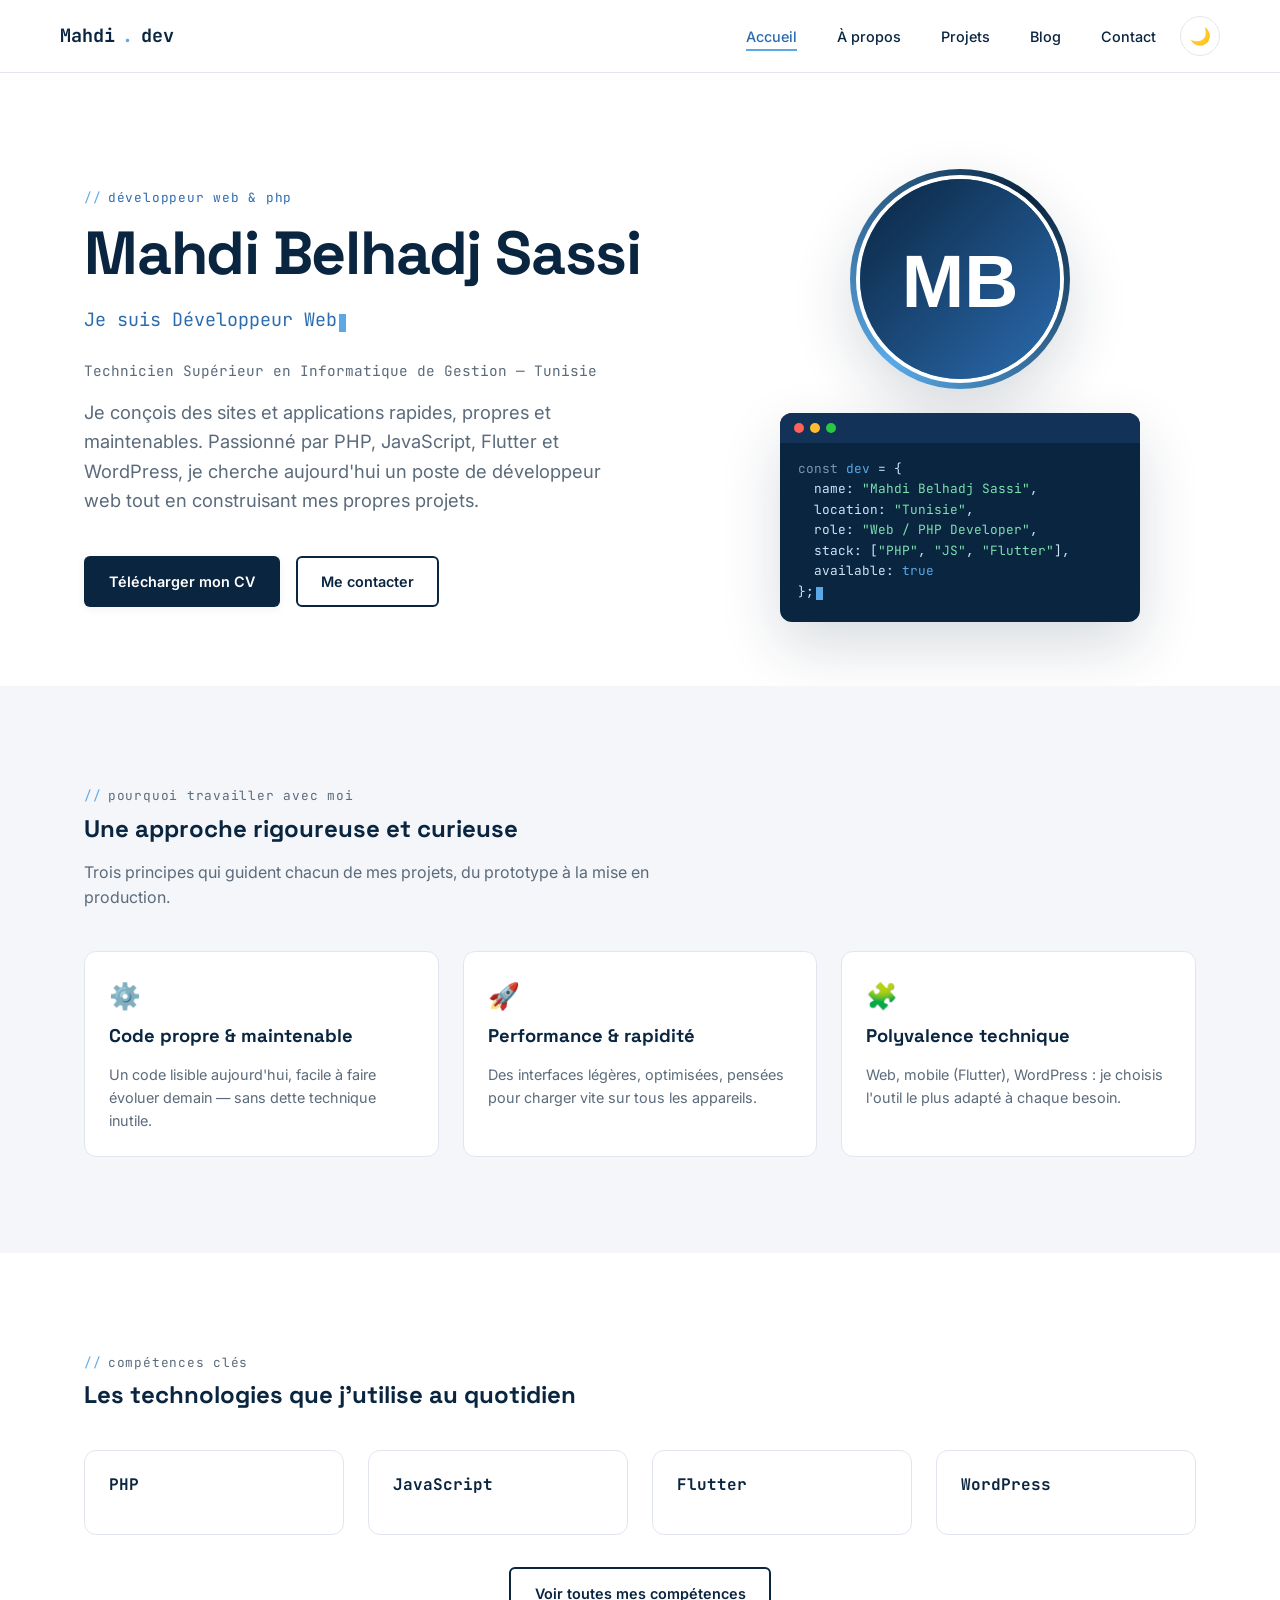
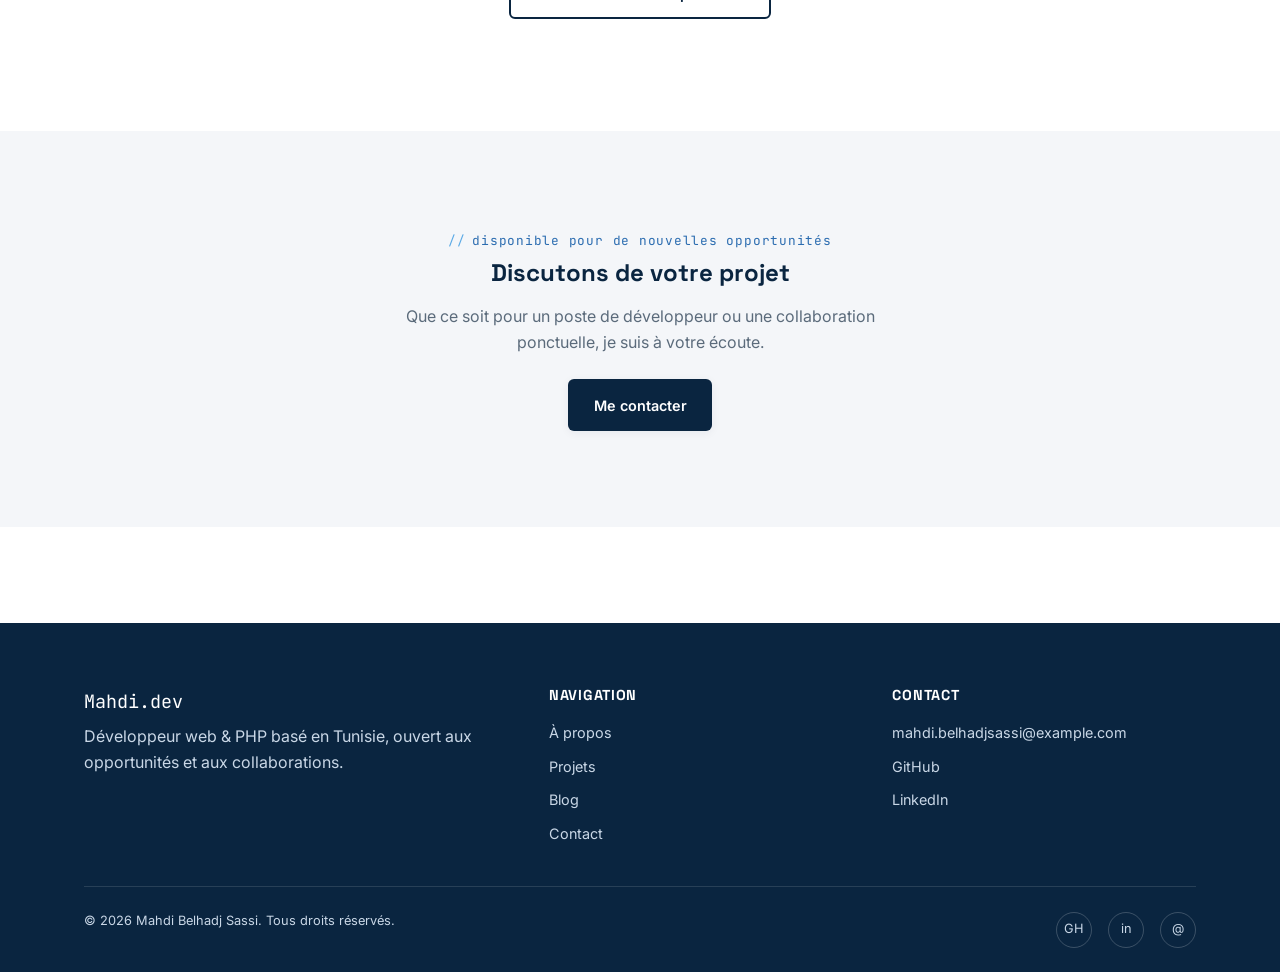
<file: index.html>
<!DOCTYPE html>
<html lang="fr">
<head>
  <meta charset="UTF-8">
  <script>
    // Applique le thème sauvegardé avant le rendu pour éviter un flash de la mauvaise couleur
    (function () {
      try {
        var saved = localStorage.getItem("theme");
        var theme = saved || (window.matchMedia("(prefers-color-scheme: dark)").matches ? "dark" : "light");
        document.documentElement.setAttribute("data-theme", theme);
      } catch (e) {}
    })();
  </script>
  <meta name="viewport" content="width=device-width, initial-scale=1.0">
  <title>Mahdi Bhs — Développeur Web &amp; PHP</title>
  <meta name="description" content="Portfolio de Mahdi Belhadj Sassi, Technicien Supérieur en Informatique de Gestion basé en Tunisie, spécialisé en développement web, PHP, JavaScript, Flutter et WordPress.">
  <meta name="author" content="Mahdi Belhadj Sassi">

  <!-- Open Graph -->
  <meta property="og:type" content="website">
  <meta property="og:title" content="Mahdi Belhadj Sassi — Développeur Web & PHP">
  <meta property="og:description" content="Portfolio professionnel : développement web, PHP, JavaScript, Flutter, WordPress.">
  <meta property="og:image" content="assets/images/avatar.svg">
  <meta property="og:url" content="https://mahdibhs.github.io/">
  <meta property="og:locale" content="fr_FR">

  <!-- Twitter Cards -->
  <meta name="twitter:card" content="summary_large_image">
  <meta name="twitter:title" content="Mahdi Belhadj Sassi — Développeur Web & PHP">
  <meta name="twitter:description" content="Portfolio professionnel : développement web, PHP, JavaScript, Flutter, WordPress.">
  <meta name="twitter:image" content="assets/images/avatar.svg">

  <link rel="icon" type="image/svg+xml" href="assets/images/favicon.svg">
  <link rel="canonical" href="https://mahdibhs.github.io/">

  <link rel="preconnect" href="https://fonts.googleapis.com">
  <link rel="preconnect" href="https://fonts.gstatic.com" crossorigin>
  <link href="https://fonts.googleapis.com/css2?family=Space+Grotesk:wght@500;700&family=Inter:wght@400;500;600&family=JetBrains+Mono:wght@400;500;700&display=swap" rel="stylesheet">

  <link rel="stylesheet" href="assets/css/style.css">
</head>
<body>
  <div class="scroll-progress" id="scroll-progress"></div>

  <!-- ===================== HEADER ===================== -->
  <header class="site-header">
    <nav class="nav container" aria-label="Navigation principale">
      <a href="index.html" class="brand">Mahdi<span class="dot">.</span>dev</a>
      <div class="nav-right">
        <ul class="nav-links">
        <li><a href="index.html" aria-current="page">Accueil</a></li>
        <li><a href="about.html">À propos</a></li>
        <li><a href="projects.html">Projets</a></li>
        <li><a href="blog.html">Blog</a></li>
        <li><a href="contact.html">Contact</a></li>
      </ul>
        <button class="theme-toggle" aria-label="Passer en mode sombre">🌙</button>
        <button class="nav-toggle" aria-label="Ouvrir le menu" aria-expanded="false">
          <span></span><span></span><span></span>
        </button>
      </div>
    </nav>
  </header>

  <main>
    <!-- ===================== HERO ===================== -->
    <section class="hero">
      <div class="container">
        <div class="hero-content reveal">
          <p class="eyebrow">développeur web &amp; php</p>
          <h1 class="hero-name">Mahdi Belhadj&nbsp;Sassi</h1>
          <p class="hero-role">Je suis <span id="typewriter" class="typewriter-text"></span><span class="cursor" aria-hidden="true"></span></p>
          <p class="hero-credentials">Technicien Supérieur en Informatique de Gestion — Tunisie</p>
          <p class="hero-text">
            Je conçois des sites et applications rapides, propres et maintenables.
            Passionné par PHP, JavaScript, Flutter et WordPress, je cherche aujourd'hui
            un poste de développeur web tout en construisant mes propres projets.
          </p>
          <div class="hero-cta">
            <a href="assets/cv/CV-Mahdi-Belhadj-Sassi.pdf" class="btn btn-primary" download>Télécharger mon CV</a>
            <a href="contact.html" class="btn btn-outline">Me contacter</a>
          </div>
        </div>

        <div class="hero-visual reveal reveal-delay-1">
          <div class="avatar-frame">
            <img src="assets/images/avatar.svg" alt="Photo de profil de Mahdi Belhadj Sassi">
          </div>

          <!-- Élément signature : mini terminal affichant le profil -->
          <div class="terminal" aria-hidden="true">
            <div class="terminal-bar"><span></span><span></span><span></span></div>
            <div class="terminal-body">
              <div class="line" style="animation-delay:.1s">
                <span class="c">const</span> <span class="k">dev</span> = {
              </div>
              <div class="line" style="animation-delay:.3s">&nbsp;&nbsp;name: <span class="s">"Mahdi Belhadj Sassi"</span>,</div>
              <div class="line" style="animation-delay:.5s">&nbsp;&nbsp;location: <span class="s">"Tunisie"</span>,</div>
              <div class="line" style="animation-delay:.7s">&nbsp;&nbsp;role: <span class="s">"Web / PHP Developer"</span>,</div>
              <div class="line" style="animation-delay:.9s">&nbsp;&nbsp;stack: [<span class="s">"PHP"</span>, <span class="s">"JS"</span>, <span class="s">"Flutter"</span>],</div>
              <div class="line" style="animation-delay:1.1s">&nbsp;&nbsp;available: <span class="k">true</span></div>
              <div class="line" style="animation-delay:1.3s">};<span class="cursor"></span></div>
            </div>
          </div>
        </div>
      </div>
    </section>

    <!-- ===================== POINTS FORTS ===================== -->
    <section class="section section-alt">
      <div class="container">
        <div class="section-head reveal">
          <p class="eyebrow">pourquoi travailler avec moi</p>
          <h2>Une approche rigoureuse et curieuse</h2>
          <p>Trois principes qui guident chacun de mes projets, du prototype à la mise en production.</p>
        </div>
        <div class="highlights">
          <div class="highlight-card reveal">
            <div class="icon">⚙️</div>
            <h3>Code propre &amp; maintenable</h3>
            <p>Un code lisible aujourd'hui, facile à faire évoluer demain — sans dette technique inutile.</p>
          </div>
          <div class="highlight-card reveal reveal-delay-1">
            <div class="icon">🚀</div>
            <h3>Performance &amp; rapidité</h3>
            <p>Des interfaces légères, optimisées, pensées pour charger vite sur tous les appareils.</p>
          </div>
          <div class="highlight-card reveal reveal-delay-2">
            <div class="icon">🧩</div>
            <h3>Polyvalence technique</h3>
            <p>Web, mobile (Flutter), WordPress : je choisis l'outil le plus adapté à chaque besoin.</p>
          </div>
        </div>
      </div>
    </section>

    <!-- ===================== APERÇU COMPÉTENCES ===================== -->
    <section class="section">
      <div class="container">
        <div class="section-head reveal">
          <p class="eyebrow">compétences clés</p>
          <h2>Les technologies que j'utilise au quotidien</h2>
        </div>
        <div class="highlights" style="grid-template-columns: repeat(4, 1fr);">
          <div class="highlight-card reveal"><h3 style="font-family:var(--font-mono);font-size:1rem;">PHP</h3></div>
          <div class="highlight-card reveal reveal-delay-1"><h3 style="font-family:var(--font-mono);font-size:1rem;">JavaScript</h3></div>
          <div class="highlight-card reveal reveal-delay-2"><h3 style="font-family:var(--font-mono);font-size:1rem;">Flutter</h3></div>
          <div class="highlight-card reveal reveal-delay-3"><h3 style="font-family:var(--font-mono);font-size:1rem;">WordPress</h3></div>
        </div>
        <p class="reveal" style="text-align:center; margin-top:2rem;">
          <a href="about.html#skills" class="btn btn-outline">Voir toutes mes compétences</a>
        </p>
      </div>
    </section>

    <!-- ===================== CTA FINAL ===================== -->
    <section class="section section-alt">
      <div class="container" style="text-align:center;">
        <div class="reveal">
          <p class="eyebrow" style="justify-content:center;">disponible pour de nouvelles opportunités</p>
          <h2>Discutons de votre projet</h2>
          <p style="color:var(--color-muted); max-width:50ch; margin:0 auto 1.5rem;">
            Que ce soit pour un poste de développeur ou une collaboration ponctuelle, je suis à votre écoute.
          </p>
          <a href="contact.html" class="btn btn-primary">Me contacter</a>
        </div>
      </div>
    </section>
  </main>

  <!-- ===================== FOOTER ===================== -->
  <footer class="site-footer">
    <div class="container">
      <div class="footer-grid">
        <div>
          <p class="footer-brand">Mahdi.dev</p>
          <p>Développeur web &amp; PHP basé en Tunisie, ouvert aux opportunités et aux collaborations.</p>
        </div>
        <div>
          <h4>Navigation</h4>
          <ul>
            <li><a href="about.html">À propos</a></li>
            <li><a href="projects.html">Projets</a></li>
            <li><a href="blog.html">Blog</a></li>
            <li><a href="contact.html">Contact</a></li>
          </ul>
        </div>
        <div>
          <h4>Contact</h4>
          <ul>
            <li><a href="mailto:mahdi.belhadjsassi@example.com">mahdi.belhadjsassi@example.com</a></li>
            <li><a href="https://github.com/" target="_blank" rel="noopener">GitHub</a></li>
            <li><a href="https://www.linkedin.com/" target="_blank" rel="noopener">LinkedIn</a></li>
          </ul>
        </div>
      </div>
      <div class="footer-bottom">
        <p>&copy; <span id="year"></span> Mahdi Belhadj Sassi. Tous droits réservés.</p>
        <div class="social-row">
          <a href="https://github.com/" target="_blank" rel="noopener" aria-label="GitHub">GH</a>
          <a href="https://www.linkedin.com/" target="_blank" rel="noopener" aria-label="LinkedIn">in</a>
          <a href="mailto:mahdi.belhadjsassi@example.com" aria-label="Email">@</a>
        </div>
      </div>
    </div>
  </footer>

  <script src="assets/js/main.js"></script>
  <script src="assets/js/effects.js"></script>
</body>
</html>
</file>
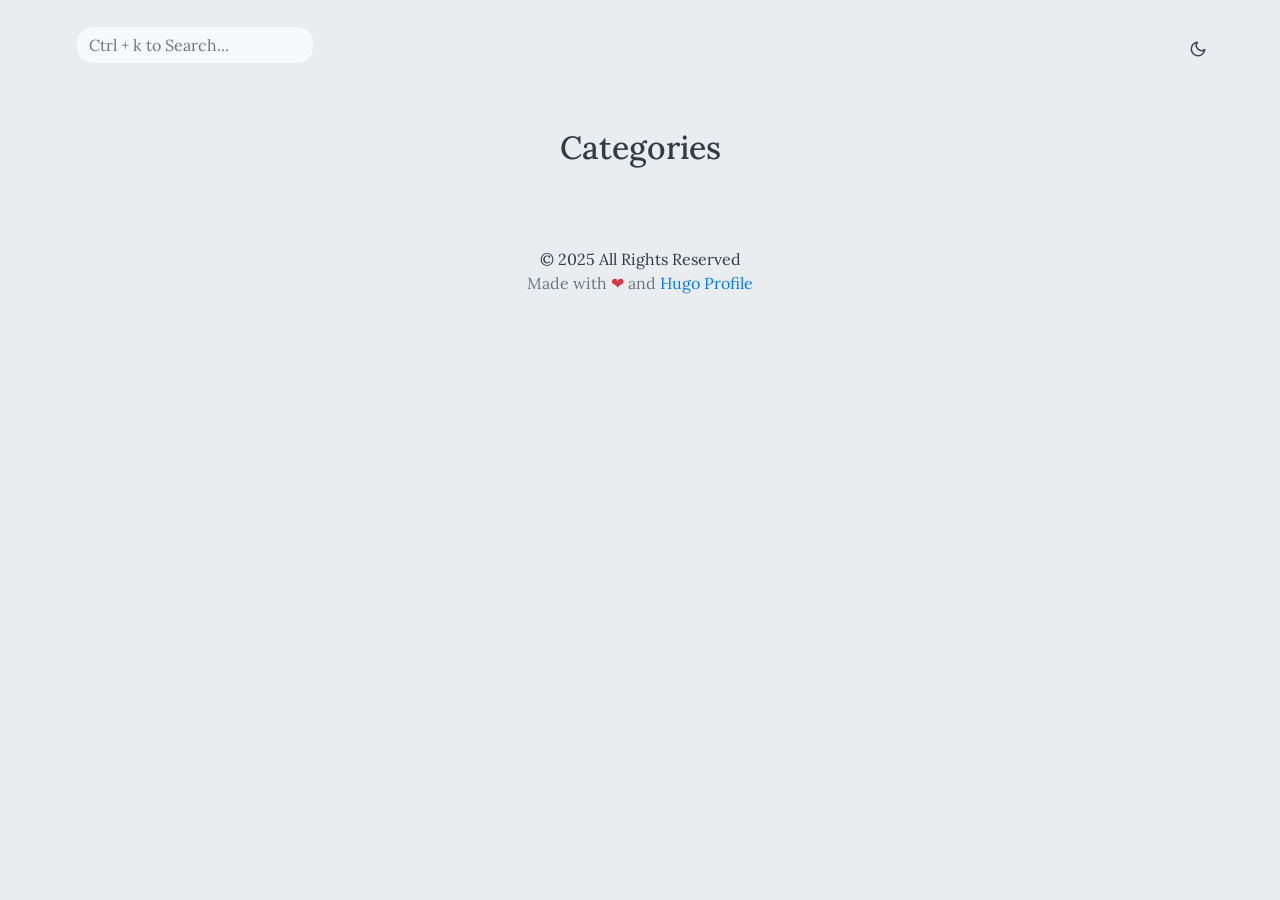
<file: categories/index.html>
<!DOCTYPE html>
<html lang="en">

<head><meta charset="UTF-8">
<meta name="viewport" content="width=device-width, initial-scale=1.0">
<meta http-equiv="X-UA-Compatible" content="ie=edge">
<meta http-equiv="Accept-CH" content="DPR, Viewport-Width, Width">
<link rel="icon" href=/fav.png type="image/gif">


<link rel="preconnect" href="https://fonts.googleapis.com">
<link rel="preconnect" href="https://fonts.gstatic.com" crossorigin>
<link rel="preload"
      as="style"
      href="https://fonts.googleapis.com/css2?family=Alata&family=Lora:ital,wght@0,400;0,500;0,600;0,700;1,400;1,500;1,600;1,700&family=Roboto:ital,wght@0,100;0,300;0,400;0,500;0,700;0,900;1,100;1,300;1,400;1,500;1,700;1,900&display=swap"
>
<link rel="stylesheet"
      href="https://fonts.googleapis.com/css2?family=Alata&family=Lora:ital,wght@0,400;0,500;0,600;0,700;1,400;1,500;1,600;1,700&family=Roboto:ital,wght@0,100;0,300;0,400;0,500;0,700;0,900;1,100;1,300;1,400;1,500;1,700;1,900&display=swap"
      media="print" onload="this.media='all'" />
<noscript>
  <link
          href="https://fonts.googleapis.com/css2?family=Alata&family=Lora:ital,wght@0,400;0,500;0,600;0,700;1,400;1,500;1,600;1,700&family=Roboto:ital,wght@0,100;0,300;0,400;0,500;0,700;0,900;1,100;1,300;1,400;1,500;1,700;1,900&display=swap"
          rel="stylesheet">
</noscript>


<link rel="stylesheet" href="/css/font.css" media="all">



<meta property="og:url" content="https://mahdibhs.github.io/categories/">
  <meta property="og:site_name" content="مدونة مهدي">
  <meta property="og:title" content="Categories">
  <meta property="og:description" content="مدونة شخصية لمشاركة أفكار وتقنيات">
  <meta property="og:locale" content="en_us">
  <meta property="og:type" content="website">


  <meta name="twitter:card" content="summary">
  <meta name="twitter:title" content="Categories">
  <meta name="twitter:description" content="مدونة شخصية لمشاركة أفكار وتقنيات">


<link rel="stylesheet" href="/bootstrap-5/css/bootstrap.min.css" media="all"><link rel="stylesheet" href="/css/header.css" media="all">
<link rel="stylesheet" href="/css/footer.css" media="all">


<link rel="stylesheet" href="/css/theme.css" media="all">

<style>
    :root {
        --text-color: #343a40;
        --text-secondary-color: #6c757d;
        --text-link-color: #007bff;
        --background-color: #eaedf0;
        --secondary-background-color: #64ffda1a;
        --primary-color: #007bff;
        --secondary-color: #f8f9fa;

         
        --text-color-dark: #e4e6eb;
        --text-secondary-color-dark: #b0b3b8;
        --text-link-color-dark: #ffffff;
        --background-color-dark: #18191a;
        --secondary-background-color-dark: #212529;
        --primary-color-dark: #ffffff;
        --secondary-color-dark: #212529;
    }
    body {
        font-size: 1rem;
        font-weight: 400;
        line-height: 1.5;
        text-align: left;
    }

    html {
        background-color: var(--background-color) !important;
    }

    body::-webkit-scrollbar {
        height: 0px;
        width: 8px;
        background-color: var(--background-color);
    }

    ::-webkit-scrollbar-track {
        border-radius: 1rem;
    }

    ::-webkit-scrollbar-thumb {
        border-radius: 1rem;
        background: #b0b0b0;
        outline: 1px solid var(--background-color);
    }

    #search-content::-webkit-scrollbar {
        width: .5em;
        height: .1em;
        background-color: var(--background-color);
    }
</style>



<meta name="description" content="Categories of مدونة مهدي">
<link rel="stylesheet" href="/css/list.css" media="all">


  
  

  <title>
Categories | مدونة مهدي

  </title>
</head>

<body class="light">
  
  
<script>
    let localStorageValue = localStorage.getItem("pref-theme");
    let mediaQuery = window.matchMedia('(prefers-color-scheme: dark)').matches;

    switch (localStorageValue) {
        case "dark":
            document.body.classList.add('dark');
            break;
        case "light":
            document.body.classList.remove('dark');
            break;
        default:
            if (mediaQuery) {
                document.body.classList.add('dark');
            }
            break;
    }
</script>





<header id="profileHeader">
    <nav class="pt-3 navbar navbar-expand-lg ">
        <div class="container-fluid mx-xs-2 mx-sm-5 mx-md-5 mx-lg-5">
            
            <a class="navbar-brand primary-font text-wrap" href="/">
                
                
                
            </a>

            
                <div>
                    <input id="search" autocomplete="off" class="form-control mr-sm-2 d-none d-md-block" placeholder='Ctrl &#43; k to Search...'
                        aria-label="Search" oninput="searchOnChange(event)">
                </div>
            

            
            <button class="navbar-toggler" type="button" data-bs-toggle="collapse" data-bs-target="#navbarContent"
                aria-controls="navbarContent" aria-expanded="false" aria-label="Toggle navigation">
                <svg aria-hidden="true" height="24" viewBox="0 0 16 16" version="1.1" width="24" data-view-component="true">
                    <path fill-rule="evenodd" d="M1 2.75A.75.75 0 011.75 2h12.5a.75.75 0 110 1.5H1.75A.75.75 0 011 2.75zm0 5A.75.75 0 011.75 7h12.5a.75.75 0 110 1.5H1.75A.75.75 0 011 7.75zM1.75 12a.75.75 0 100 1.5h12.5a.75.75 0 100-1.5H1.75z"></path>
                </svg>
            </button>

            
            <div class="collapse navbar-collapse text-wrap primary-font" id="navbarContent">
                <ul class="navbar-nav ms-auto text-center">
                    
                        <li class="nav-item navbar-text d-block d-md-none">
                            <div class="nav-link">
                                <input id="search" autocomplete="off" class="form-control mr-sm-2" placeholder='Ctrl &#43; k to Search...' aria-label="Search" oninput="searchOnChange(event)">
                            </div>
                        </li>
                    

                    

                    

                    

                    

                    

                    

                    

                    
                    

                    
                    <li class="nav-item navbar-text">
                        
                        <div class="text-center">
                            <button id="theme-toggle">
                                <svg id="moon" xmlns="http://www.w3.org/2000/svg" width="24" height="24" viewBox="0 0 24 24" fill="none" stroke="currentColor" stroke-width="2" stroke-linecap="round" stroke-linejoin="round">
                                    <path d="M21 12.79A9 9 0 1 1 11.21 3 7 7 0 0 0 21 12.79z"></path>
                                </svg>
                                <svg id="sun" xmlns="http://www.w3.org/2000/svg" width="24" height="24" viewBox="0 0 24 24" fill="none" stroke="currentColor" stroke-width="2" stroke-linecap="round" stroke-linejoin="round">
                                    <circle cx="12" cy="12" r="5"></circle>
                                    <line x1="12" y1="1" x2="12" y2="3"></line>
                                    <line x1="12" y1="21" x2="12" y2="23"></line>
                                    <line x1="4.22" y1="4.22" x2="5.64" y2="5.64"></line>
                                    <line x1="18.36" y1="18.36" x2="19.78" y2="19.78"></line>
                                    <line x1="1" y1="12" x2="3" y2="12"></line>
                                    <line x1="21" y1="12" x2="23" y2="12"></line>
                                    <line x1="4.22" y1="19.78" x2="5.64" y2="18.36"></line>
                                    <line x1="18.36" y1="5.64" x2="19.78" y2="4.22"></line>
                                </svg>
                            </button>
                        </div>
                    </li>
                    

                </ul>

            </div>
        </div>
    </nav>
</header>
<div id="content">
<div class="container pt-5" id="list-page">
    <h2 class="text-center pb-2">Categories</h2>
    <div class="row">
        
        <div class="row justify-content-center">
            <div class="col-auto m-3">
                
            </div>
        </div>
    </div>
</div>

  </div><footer>
    
 

<div class="text-center pt-2">
    

    

    

    

    
</div><div class="container py-4">
    <div class="row justify-content-center">
        <div class="col-md-4 text-center">
            
            &copy; 2025  All Rights Reserved
            <div class="text-secondary">
                Made with
                <span class="text-danger">
                    &#10084;
                </span>
                and
                <a href="https://github.com/gurusabarish/hugo-profile" target="_blank"
                    title="Designed and developed by gurusabarish">
                    Hugo Profile
                </a>
            </div>
        </div>
    </div>
</div>
</footer><script src="/bootstrap-5/js/bootstrap.bundle.min.js"></script>
<script>
    if (localStorage.getItem("pref-theme") === "dark") {
        document.body.classList.add('dark');
    } else if (localStorage.getItem("pref-theme") === "light") {
        document.body.classList.remove('dark')
    } else if (window.matchMedia && window.matchMedia('(prefers-color-scheme: dark)').matches) {
        document.body.classList.add('dark');
    }

</script>
<script>
    document.getElementById("theme-toggle").addEventListener("click", () => {
        if (document.body.className.includes("dark")) {
            document.body.classList.remove('dark');
            localStorage.setItem("pref-theme", 'light');
        } else {
            document.body.classList.add('dark');
            localStorage.setItem("pref-theme", 'dark');
        }
    })

    var tooltipTriggerList = [].slice.call(document.querySelectorAll('[data-bs-toggle="tooltip"]'))
    var tooltipList = tooltipTriggerList.map(function (tooltipTriggerEl) {
        return new bootstrap.Tooltip(tooltipTriggerEl)
    })

</script>


    <script src="/js/search.js"></script>











  <section id="search-content" class="py-2">
    <div class="container" id="search-results"></div>
  </section>
</body>

</html>
</file>
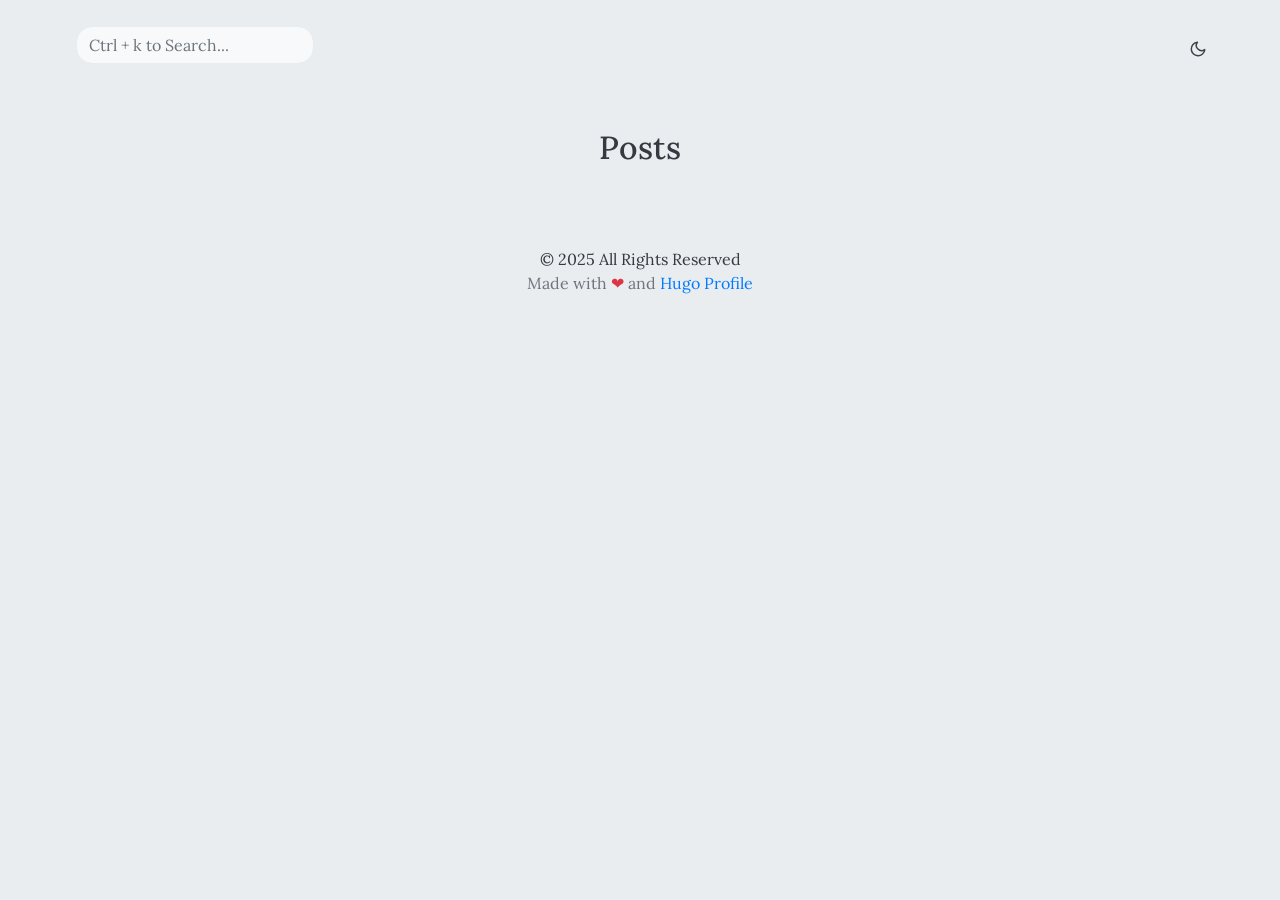
<file: posts/index.html>
<!DOCTYPE html>
<html lang="en">

<head><meta charset="UTF-8">
<meta name="viewport" content="width=device-width, initial-scale=1.0">
<meta http-equiv="X-UA-Compatible" content="ie=edge">
<meta http-equiv="Accept-CH" content="DPR, Viewport-Width, Width">
<link rel="icon" href=/fav.png type="image/gif">


<link rel="preconnect" href="https://fonts.googleapis.com">
<link rel="preconnect" href="https://fonts.gstatic.com" crossorigin>
<link rel="preload"
      as="style"
      href="https://fonts.googleapis.com/css2?family=Alata&family=Lora:ital,wght@0,400;0,500;0,600;0,700;1,400;1,500;1,600;1,700&family=Roboto:ital,wght@0,100;0,300;0,400;0,500;0,700;0,900;1,100;1,300;1,400;1,500;1,700;1,900&display=swap"
>
<link rel="stylesheet"
      href="https://fonts.googleapis.com/css2?family=Alata&family=Lora:ital,wght@0,400;0,500;0,600;0,700;1,400;1,500;1,600;1,700&family=Roboto:ital,wght@0,100;0,300;0,400;0,500;0,700;0,900;1,100;1,300;1,400;1,500;1,700;1,900&display=swap"
      media="print" onload="this.media='all'" />
<noscript>
  <link
          href="https://fonts.googleapis.com/css2?family=Alata&family=Lora:ital,wght@0,400;0,500;0,600;0,700;1,400;1,500;1,600;1,700&family=Roboto:ital,wght@0,100;0,300;0,400;0,500;0,700;0,900;1,100;1,300;1,400;1,500;1,700;1,900&display=swap"
          rel="stylesheet">
</noscript>


<link rel="stylesheet" href="/css/font.css" media="all">



<meta property="og:url" content="https://mahdibhs.github.io/posts/">
  <meta property="og:site_name" content="مدونة مهدي">
  <meta property="og:title" content="Posts">
  <meta property="og:description" content="مدونة شخصية لمشاركة أفكار وتقنيات">
  <meta property="og:locale" content="en_us">
  <meta property="og:type" content="website">


  <meta name="twitter:card" content="summary">
  <meta name="twitter:title" content="Posts">
  <meta name="twitter:description" content="مدونة شخصية لمشاركة أفكار وتقنيات">


<link rel="stylesheet" href="/bootstrap-5/css/bootstrap.min.css" media="all"><link rel="stylesheet" href="/css/header.css" media="all">
<link rel="stylesheet" href="/css/footer.css" media="all">


<link rel="stylesheet" href="/css/theme.css" media="all">

<style>
    :root {
        --text-color: #343a40;
        --text-secondary-color: #6c757d;
        --text-link-color: #007bff;
        --background-color: #eaedf0;
        --secondary-background-color: #64ffda1a;
        --primary-color: #007bff;
        --secondary-color: #f8f9fa;

         
        --text-color-dark: #e4e6eb;
        --text-secondary-color-dark: #b0b3b8;
        --text-link-color-dark: #ffffff;
        --background-color-dark: #18191a;
        --secondary-background-color-dark: #212529;
        --primary-color-dark: #ffffff;
        --secondary-color-dark: #212529;
    }
    body {
        font-size: 1rem;
        font-weight: 400;
        line-height: 1.5;
        text-align: left;
    }

    html {
        background-color: var(--background-color) !important;
    }

    body::-webkit-scrollbar {
        height: 0px;
        width: 8px;
        background-color: var(--background-color);
    }

    ::-webkit-scrollbar-track {
        border-radius: 1rem;
    }

    ::-webkit-scrollbar-thumb {
        border-radius: 1rem;
        background: #b0b0b0;
        outline: 1px solid var(--background-color);
    }

    #search-content::-webkit-scrollbar {
        width: .5em;
        height: .1em;
        background-color: var(--background-color);
    }
</style>



<meta name="description" content="Posts of مدونة مهدي">
<link rel="stylesheet" href="/css/list.css" media="all">


  
  

  <title>
Posts | مدونة مهدي

  </title>
</head>

<body class="light">
  
  
<script>
    let localStorageValue = localStorage.getItem("pref-theme");
    let mediaQuery = window.matchMedia('(prefers-color-scheme: dark)').matches;

    switch (localStorageValue) {
        case "dark":
            document.body.classList.add('dark');
            break;
        case "light":
            document.body.classList.remove('dark');
            break;
        default:
            if (mediaQuery) {
                document.body.classList.add('dark');
            }
            break;
    }
</script>





<header id="profileHeader">
    <nav class="pt-3 navbar navbar-expand-lg ">
        <div class="container-fluid mx-xs-2 mx-sm-5 mx-md-5 mx-lg-5">
            
            <a class="navbar-brand primary-font text-wrap" href="/">
                
                
                
            </a>

            
                <div>
                    <input id="search" autocomplete="off" class="form-control mr-sm-2 d-none d-md-block" placeholder='Ctrl &#43; k to Search...'
                        aria-label="Search" oninput="searchOnChange(event)">
                </div>
            

            
            <button class="navbar-toggler" type="button" data-bs-toggle="collapse" data-bs-target="#navbarContent"
                aria-controls="navbarContent" aria-expanded="false" aria-label="Toggle navigation">
                <svg aria-hidden="true" height="24" viewBox="0 0 16 16" version="1.1" width="24" data-view-component="true">
                    <path fill-rule="evenodd" d="M1 2.75A.75.75 0 011.75 2h12.5a.75.75 0 110 1.5H1.75A.75.75 0 011 2.75zm0 5A.75.75 0 011.75 7h12.5a.75.75 0 110 1.5H1.75A.75.75 0 011 7.75zM1.75 12a.75.75 0 100 1.5h12.5a.75.75 0 100-1.5H1.75z"></path>
                </svg>
            </button>

            
            <div class="collapse navbar-collapse text-wrap primary-font" id="navbarContent">
                <ul class="navbar-nav ms-auto text-center">
                    
                        <li class="nav-item navbar-text d-block d-md-none">
                            <div class="nav-link">
                                <input id="search" autocomplete="off" class="form-control mr-sm-2" placeholder='Ctrl &#43; k to Search...' aria-label="Search" oninput="searchOnChange(event)">
                            </div>
                        </li>
                    

                    

                    

                    

                    

                    

                    

                    

                    
                    

                    
                    <li class="nav-item navbar-text">
                        
                        <div class="text-center">
                            <button id="theme-toggle">
                                <svg id="moon" xmlns="http://www.w3.org/2000/svg" width="24" height="24" viewBox="0 0 24 24" fill="none" stroke="currentColor" stroke-width="2" stroke-linecap="round" stroke-linejoin="round">
                                    <path d="M21 12.79A9 9 0 1 1 11.21 3 7 7 0 0 0 21 12.79z"></path>
                                </svg>
                                <svg id="sun" xmlns="http://www.w3.org/2000/svg" width="24" height="24" viewBox="0 0 24 24" fill="none" stroke="currentColor" stroke-width="2" stroke-linecap="round" stroke-linejoin="round">
                                    <circle cx="12" cy="12" r="5"></circle>
                                    <line x1="12" y1="1" x2="12" y2="3"></line>
                                    <line x1="12" y1="21" x2="12" y2="23"></line>
                                    <line x1="4.22" y1="4.22" x2="5.64" y2="5.64"></line>
                                    <line x1="18.36" y1="18.36" x2="19.78" y2="19.78"></line>
                                    <line x1="1" y1="12" x2="3" y2="12"></line>
                                    <line x1="21" y1="12" x2="23" y2="12"></line>
                                    <line x1="4.22" y1="19.78" x2="5.64" y2="18.36"></line>
                                    <line x1="18.36" y1="5.64" x2="19.78" y2="4.22"></line>
                                </svg>
                            </button>
                        </div>
                    </li>
                    

                </ul>

            </div>
        </div>
    </nav>
</header>
<div id="content">
<div class="container pt-5" id="list-page">
    <h2 class="text-center pb-2">Posts</h2>
    <div class="row">
        
        <div class="row justify-content-center">
            <div class="col-auto m-3">
                
            </div>
        </div>
    </div>
</div>

  </div><footer>
    
 

<div class="text-center pt-2">
    

    

    

    

    
</div><div class="container py-4">
    <div class="row justify-content-center">
        <div class="col-md-4 text-center">
            
            &copy; 2025  All Rights Reserved
            <div class="text-secondary">
                Made with
                <span class="text-danger">
                    &#10084;
                </span>
                and
                <a href="https://github.com/gurusabarish/hugo-profile" target="_blank"
                    title="Designed and developed by gurusabarish">
                    Hugo Profile
                </a>
            </div>
        </div>
    </div>
</div>
</footer><script src="/bootstrap-5/js/bootstrap.bundle.min.js"></script>
<script>
    if (localStorage.getItem("pref-theme") === "dark") {
        document.body.classList.add('dark');
    } else if (localStorage.getItem("pref-theme") === "light") {
        document.body.classList.remove('dark')
    } else if (window.matchMedia && window.matchMedia('(prefers-color-scheme: dark)').matches) {
        document.body.classList.add('dark');
    }

</script>
<script>
    document.getElementById("theme-toggle").addEventListener("click", () => {
        if (document.body.className.includes("dark")) {
            document.body.classList.remove('dark');
            localStorage.setItem("pref-theme", 'light');
        } else {
            document.body.classList.add('dark');
            localStorage.setItem("pref-theme", 'dark');
        }
    })

    var tooltipTriggerList = [].slice.call(document.querySelectorAll('[data-bs-toggle="tooltip"]'))
    var tooltipList = tooltipTriggerList.map(function (tooltipTriggerEl) {
        return new bootstrap.Tooltip(tooltipTriggerEl)
    })

</script>


    <script src="/js/search.js"></script>











  <section id="search-content" class="py-2">
    <div class="container" id="search-results"></div>
  </section>
</body>

</html>
</file>
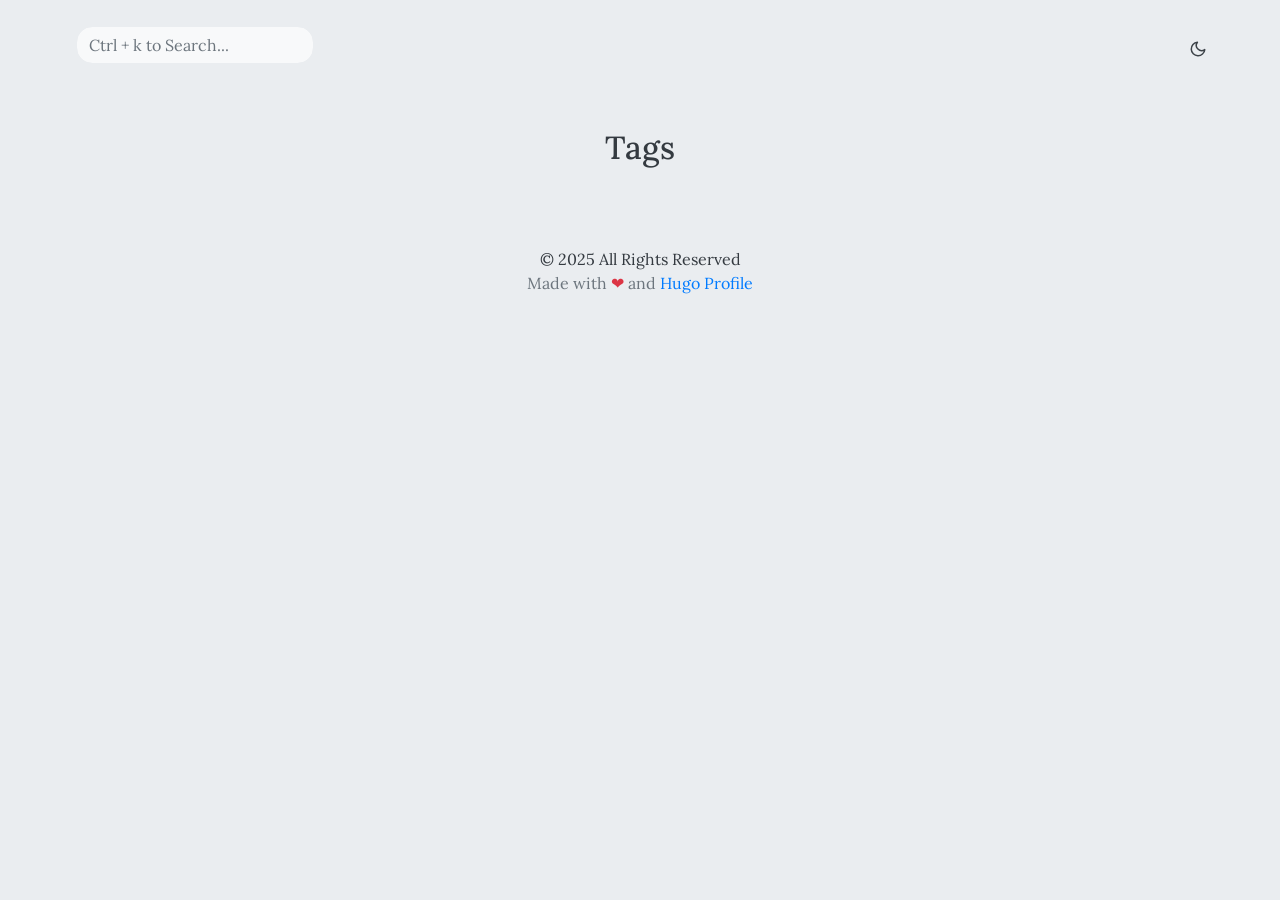
<file: tags/index.html>
<!DOCTYPE html>
<html lang="en">

<head><meta charset="UTF-8">
<meta name="viewport" content="width=device-width, initial-scale=1.0">
<meta http-equiv="X-UA-Compatible" content="ie=edge">
<meta http-equiv="Accept-CH" content="DPR, Viewport-Width, Width">
<link rel="icon" href=/fav.png type="image/gif">


<link rel="preconnect" href="https://fonts.googleapis.com">
<link rel="preconnect" href="https://fonts.gstatic.com" crossorigin>
<link rel="preload"
      as="style"
      href="https://fonts.googleapis.com/css2?family=Alata&family=Lora:ital,wght@0,400;0,500;0,600;0,700;1,400;1,500;1,600;1,700&family=Roboto:ital,wght@0,100;0,300;0,400;0,500;0,700;0,900;1,100;1,300;1,400;1,500;1,700;1,900&display=swap"
>
<link rel="stylesheet"
      href="https://fonts.googleapis.com/css2?family=Alata&family=Lora:ital,wght@0,400;0,500;0,600;0,700;1,400;1,500;1,600;1,700&family=Roboto:ital,wght@0,100;0,300;0,400;0,500;0,700;0,900;1,100;1,300;1,400;1,500;1,700;1,900&display=swap"
      media="print" onload="this.media='all'" />
<noscript>
  <link
          href="https://fonts.googleapis.com/css2?family=Alata&family=Lora:ital,wght@0,400;0,500;0,600;0,700;1,400;1,500;1,600;1,700&family=Roboto:ital,wght@0,100;0,300;0,400;0,500;0,700;0,900;1,100;1,300;1,400;1,500;1,700;1,900&display=swap"
          rel="stylesheet">
</noscript>


<link rel="stylesheet" href="/css/font.css" media="all">



<meta property="og:url" content="https://mahdibhs.github.io/tags/">
  <meta property="og:site_name" content="مدونة مهدي">
  <meta property="og:title" content="Tags">
  <meta property="og:description" content="مدونة شخصية لمشاركة أفكار وتقنيات">
  <meta property="og:locale" content="en_us">
  <meta property="og:type" content="website">


  <meta name="twitter:card" content="summary">
  <meta name="twitter:title" content="Tags">
  <meta name="twitter:description" content="مدونة شخصية لمشاركة أفكار وتقنيات">


<link rel="stylesheet" href="/bootstrap-5/css/bootstrap.min.css" media="all"><link rel="stylesheet" href="/css/header.css" media="all">
<link rel="stylesheet" href="/css/footer.css" media="all">


<link rel="stylesheet" href="/css/theme.css" media="all">

<style>
    :root {
        --text-color: #343a40;
        --text-secondary-color: #6c757d;
        --text-link-color: #007bff;
        --background-color: #eaedf0;
        --secondary-background-color: #64ffda1a;
        --primary-color: #007bff;
        --secondary-color: #f8f9fa;

         
        --text-color-dark: #e4e6eb;
        --text-secondary-color-dark: #b0b3b8;
        --text-link-color-dark: #ffffff;
        --background-color-dark: #18191a;
        --secondary-background-color-dark: #212529;
        --primary-color-dark: #ffffff;
        --secondary-color-dark: #212529;
    }
    body {
        font-size: 1rem;
        font-weight: 400;
        line-height: 1.5;
        text-align: left;
    }

    html {
        background-color: var(--background-color) !important;
    }

    body::-webkit-scrollbar {
        height: 0px;
        width: 8px;
        background-color: var(--background-color);
    }

    ::-webkit-scrollbar-track {
        border-radius: 1rem;
    }

    ::-webkit-scrollbar-thumb {
        border-radius: 1rem;
        background: #b0b0b0;
        outline: 1px solid var(--background-color);
    }

    #search-content::-webkit-scrollbar {
        width: .5em;
        height: .1em;
        background-color: var(--background-color);
    }
</style>



<meta name="description" content="Tags of مدونة مهدي">
<link rel="stylesheet" href="/css/list.css" media="all">


  
  

  <title>
Tags | مدونة مهدي

  </title>
</head>

<body class="light">
  
  
<script>
    let localStorageValue = localStorage.getItem("pref-theme");
    let mediaQuery = window.matchMedia('(prefers-color-scheme: dark)').matches;

    switch (localStorageValue) {
        case "dark":
            document.body.classList.add('dark');
            break;
        case "light":
            document.body.classList.remove('dark');
            break;
        default:
            if (mediaQuery) {
                document.body.classList.add('dark');
            }
            break;
    }
</script>





<header id="profileHeader">
    <nav class="pt-3 navbar navbar-expand-lg ">
        <div class="container-fluid mx-xs-2 mx-sm-5 mx-md-5 mx-lg-5">
            
            <a class="navbar-brand primary-font text-wrap" href="/">
                
                
                
            </a>

            
                <div>
                    <input id="search" autocomplete="off" class="form-control mr-sm-2 d-none d-md-block" placeholder='Ctrl &#43; k to Search...'
                        aria-label="Search" oninput="searchOnChange(event)">
                </div>
            

            
            <button class="navbar-toggler" type="button" data-bs-toggle="collapse" data-bs-target="#navbarContent"
                aria-controls="navbarContent" aria-expanded="false" aria-label="Toggle navigation">
                <svg aria-hidden="true" height="24" viewBox="0 0 16 16" version="1.1" width="24" data-view-component="true">
                    <path fill-rule="evenodd" d="M1 2.75A.75.75 0 011.75 2h12.5a.75.75 0 110 1.5H1.75A.75.75 0 011 2.75zm0 5A.75.75 0 011.75 7h12.5a.75.75 0 110 1.5H1.75A.75.75 0 011 7.75zM1.75 12a.75.75 0 100 1.5h12.5a.75.75 0 100-1.5H1.75z"></path>
                </svg>
            </button>

            
            <div class="collapse navbar-collapse text-wrap primary-font" id="navbarContent">
                <ul class="navbar-nav ms-auto text-center">
                    
                        <li class="nav-item navbar-text d-block d-md-none">
                            <div class="nav-link">
                                <input id="search" autocomplete="off" class="form-control mr-sm-2" placeholder='Ctrl &#43; k to Search...' aria-label="Search" oninput="searchOnChange(event)">
                            </div>
                        </li>
                    

                    

                    

                    

                    

                    

                    

                    

                    
                    

                    
                    <li class="nav-item navbar-text">
                        
                        <div class="text-center">
                            <button id="theme-toggle">
                                <svg id="moon" xmlns="http://www.w3.org/2000/svg" width="24" height="24" viewBox="0 0 24 24" fill="none" stroke="currentColor" stroke-width="2" stroke-linecap="round" stroke-linejoin="round">
                                    <path d="M21 12.79A9 9 0 1 1 11.21 3 7 7 0 0 0 21 12.79z"></path>
                                </svg>
                                <svg id="sun" xmlns="http://www.w3.org/2000/svg" width="24" height="24" viewBox="0 0 24 24" fill="none" stroke="currentColor" stroke-width="2" stroke-linecap="round" stroke-linejoin="round">
                                    <circle cx="12" cy="12" r="5"></circle>
                                    <line x1="12" y1="1" x2="12" y2="3"></line>
                                    <line x1="12" y1="21" x2="12" y2="23"></line>
                                    <line x1="4.22" y1="4.22" x2="5.64" y2="5.64"></line>
                                    <line x1="18.36" y1="18.36" x2="19.78" y2="19.78"></line>
                                    <line x1="1" y1="12" x2="3" y2="12"></line>
                                    <line x1="21" y1="12" x2="23" y2="12"></line>
                                    <line x1="4.22" y1="19.78" x2="5.64" y2="18.36"></line>
                                    <line x1="18.36" y1="5.64" x2="19.78" y2="4.22"></line>
                                </svg>
                            </button>
                        </div>
                    </li>
                    

                </ul>

            </div>
        </div>
    </nav>
</header>
<div id="content">
<div class="container pt-5" id="list-page">
    <h2 class="text-center pb-2">Tags</h2>
    <div class="row">
        
        <div class="row justify-content-center">
            <div class="col-auto m-3">
                
            </div>
        </div>
    </div>
</div>

  </div><footer>
    
 

<div class="text-center pt-2">
    

    

    

    

    
</div><div class="container py-4">
    <div class="row justify-content-center">
        <div class="col-md-4 text-center">
            
            &copy; 2025  All Rights Reserved
            <div class="text-secondary">
                Made with
                <span class="text-danger">
                    &#10084;
                </span>
                and
                <a href="https://github.com/gurusabarish/hugo-profile" target="_blank"
                    title="Designed and developed by gurusabarish">
                    Hugo Profile
                </a>
            </div>
        </div>
    </div>
</div>
</footer><script src="/bootstrap-5/js/bootstrap.bundle.min.js"></script>
<script>
    if (localStorage.getItem("pref-theme") === "dark") {
        document.body.classList.add('dark');
    } else if (localStorage.getItem("pref-theme") === "light") {
        document.body.classList.remove('dark')
    } else if (window.matchMedia && window.matchMedia('(prefers-color-scheme: dark)').matches) {
        document.body.classList.add('dark');
    }

</script>
<script>
    document.getElementById("theme-toggle").addEventListener("click", () => {
        if (document.body.className.includes("dark")) {
            document.body.classList.remove('dark');
            localStorage.setItem("pref-theme", 'light');
        } else {
            document.body.classList.add('dark');
            localStorage.setItem("pref-theme", 'dark');
        }
    })

    var tooltipTriggerList = [].slice.call(document.querySelectorAll('[data-bs-toggle="tooltip"]'))
    var tooltipList = tooltipTriggerList.map(function (tooltipTriggerEl) {
        return new bootstrap.Tooltip(tooltipTriggerEl)
    })

</script>


    <script src="/js/search.js"></script>











  <section id="search-content" class="py-2">
    <div class="container" id="search-results"></div>
  </section>
</body>

</html>
</file>
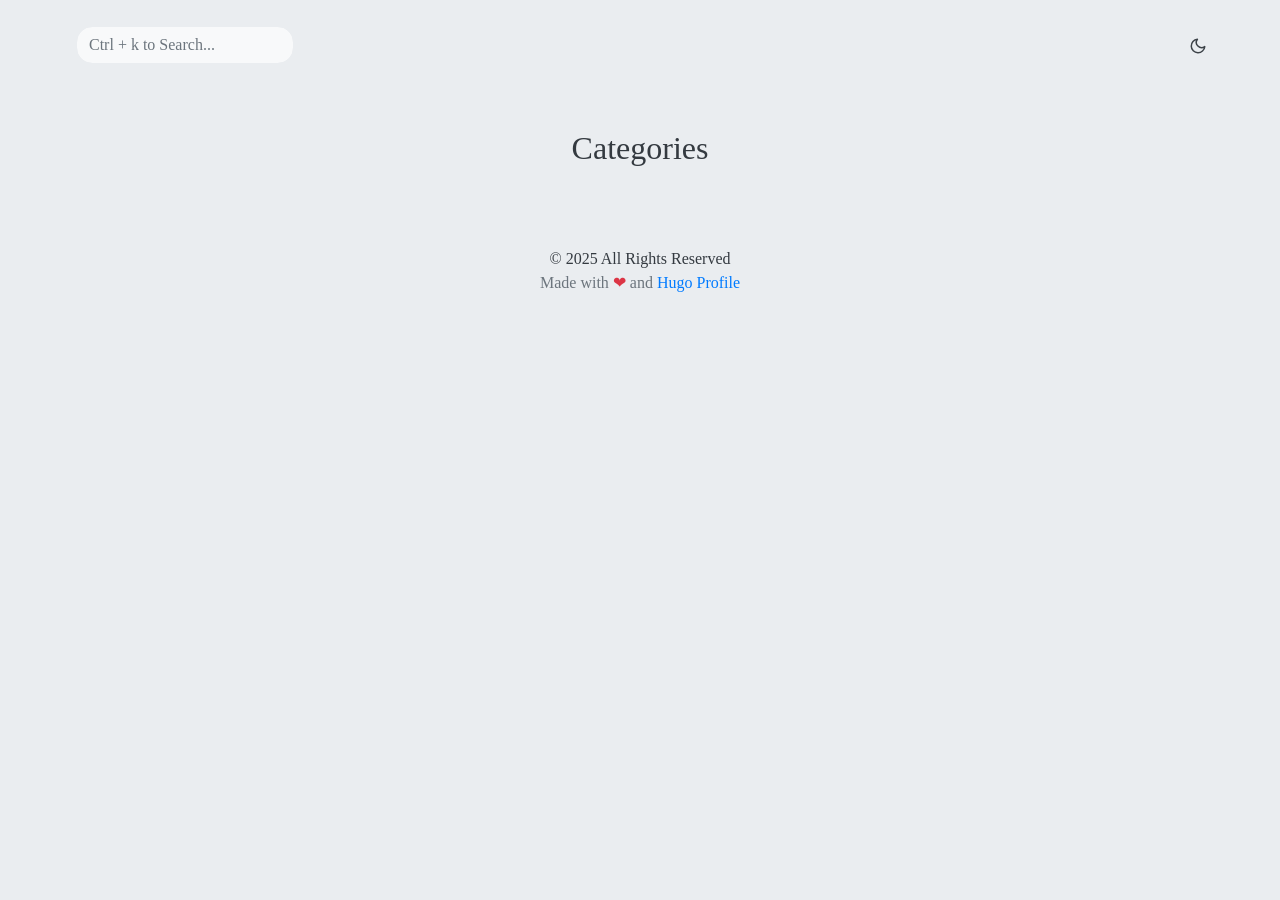
<file: categories/page/1/index.html>
<!DOCTYPE html>
<html lang="en-us">
  <head>
    <title>https://mahdibhs.github.io/categories/</title>
    <link rel="canonical" href="https://mahdibhs.github.io/categories/">
    <meta name="robots" content="noindex">
    <meta charset="utf-8">
    <meta http-equiv="refresh" content="0; url=https://mahdibhs.github.io/categories/">
  </head>
</html>
</file>
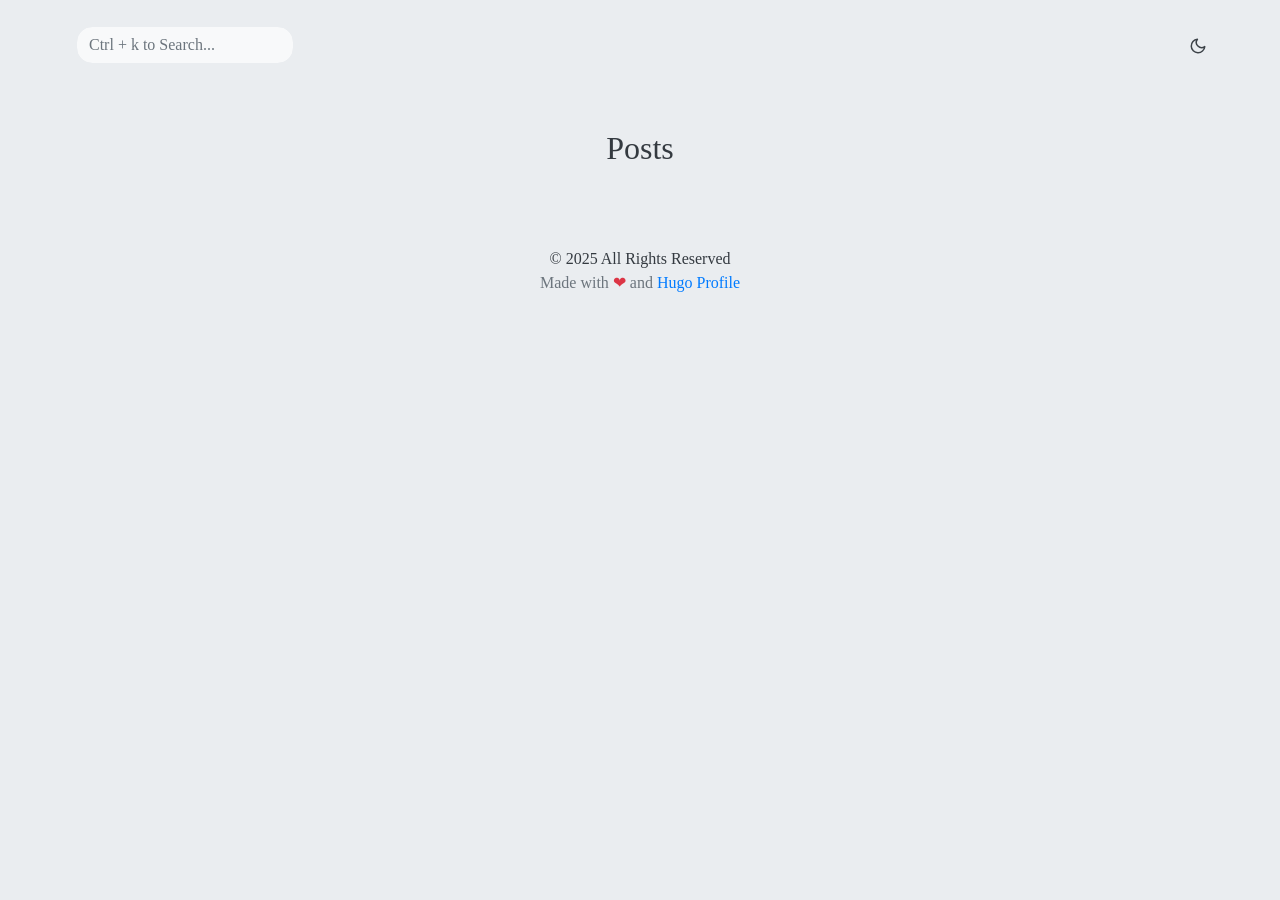
<file: posts/page/1/index.html>
<!DOCTYPE html>
<html lang="en-us">
  <head>
    <title>https://mahdibhs.github.io/posts/</title>
    <link rel="canonical" href="https://mahdibhs.github.io/posts/">
    <meta name="robots" content="noindex">
    <meta charset="utf-8">
    <meta http-equiv="refresh" content="0; url=https://mahdibhs.github.io/posts/">
  </head>
</html>
</file>
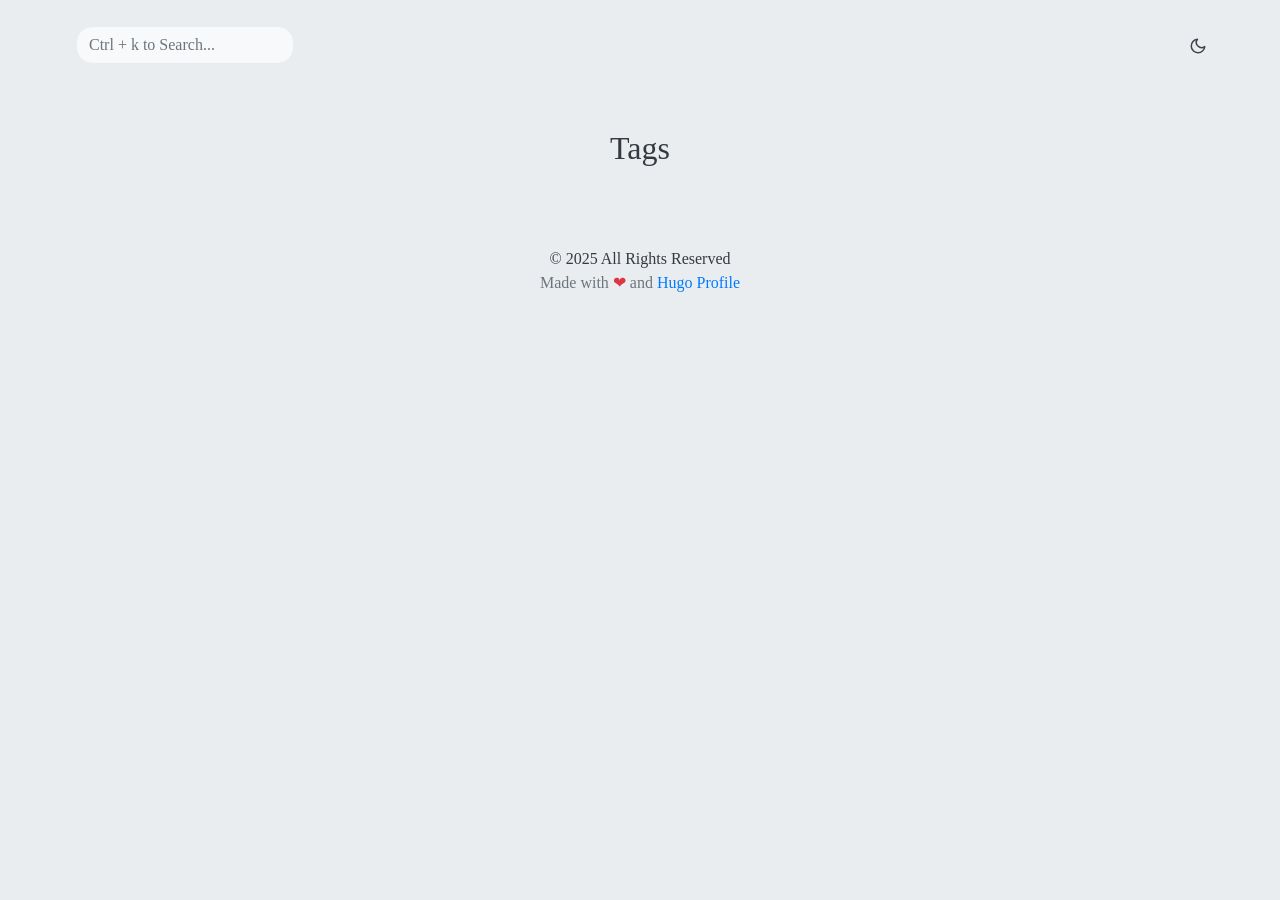
<file: tags/page/1/index.html>
<!DOCTYPE html>
<html lang="en-us">
  <head>
    <title>https://mahdibhs.github.io/tags/</title>
    <link rel="canonical" href="https://mahdibhs.github.io/tags/">
    <meta name="robots" content="noindex">
    <meta charset="utf-8">
    <meta http-equiv="refresh" content="0; url=https://mahdibhs.github.io/tags/">
  </head>
</html>
</file>
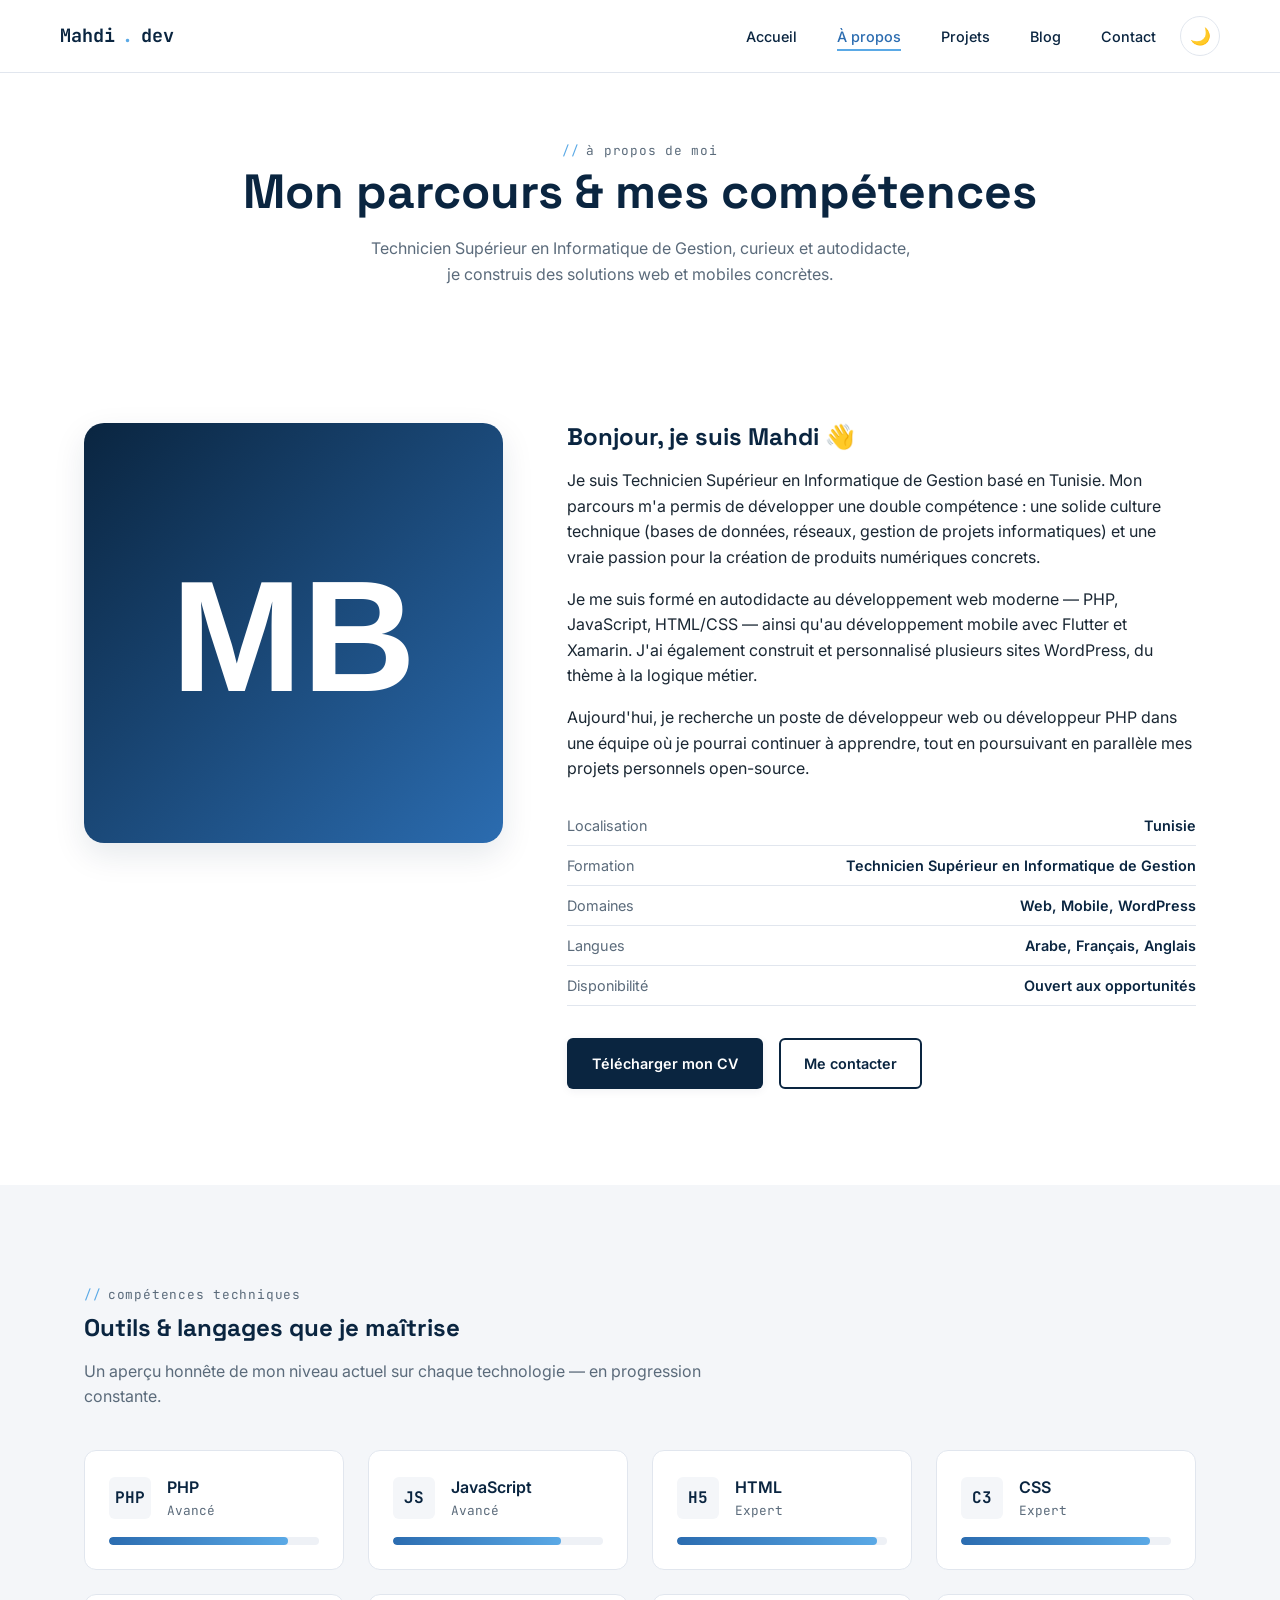
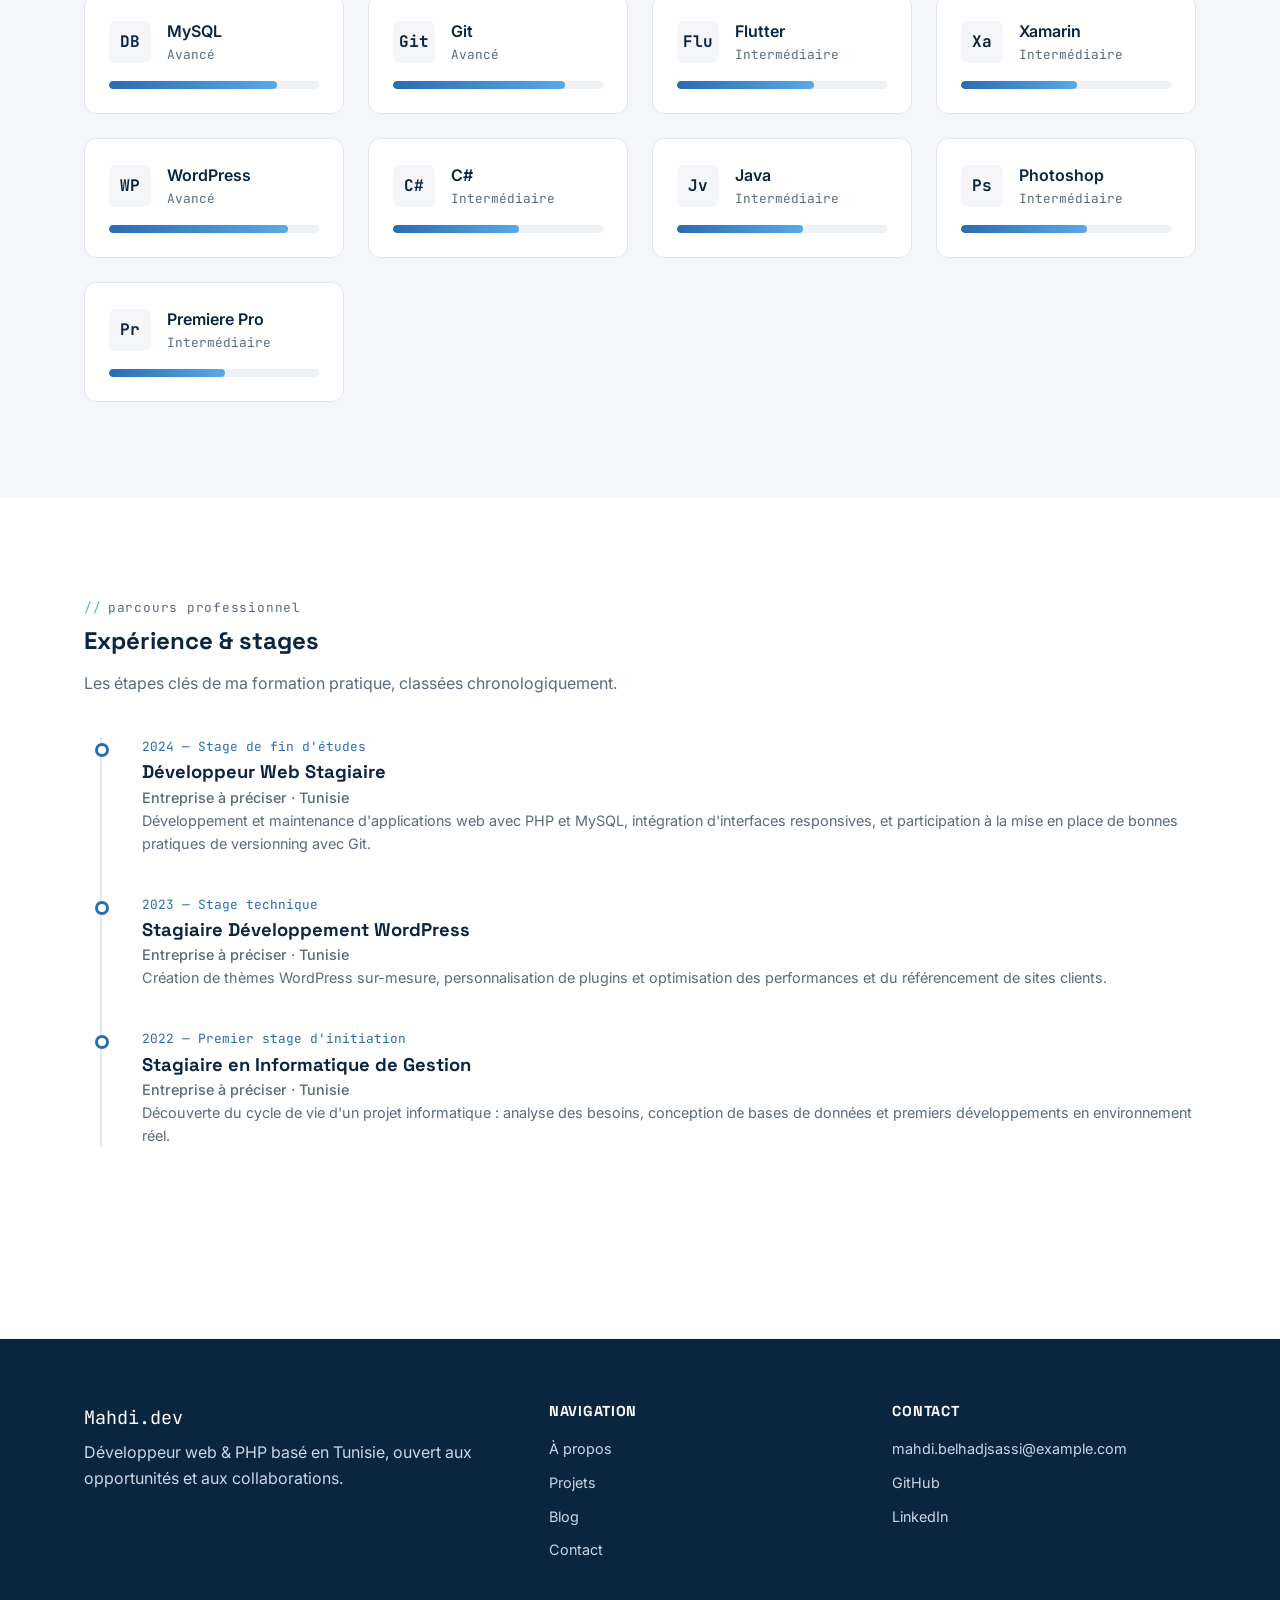
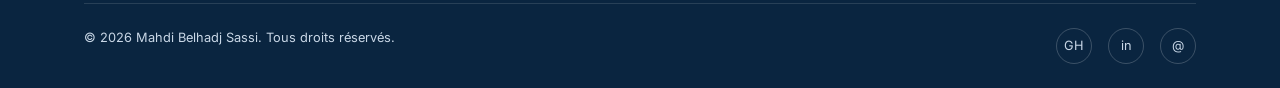
<file: about.html>
<!DOCTYPE html>
<html lang="fr">
<head>
  <meta charset="UTF-8">
  <script>
    // Applique le thème sauvegardé avant le rendu pour éviter un flash de la mauvaise couleur
    (function () {
      try {
        var saved = localStorage.getItem("theme");
        var theme = saved || (window.matchMedia("(prefers-color-scheme: dark)").matches ? "dark" : "light");
        document.documentElement.setAttribute("data-theme", theme);
      } catch (e) {}
    })();
  </script>
  <meta name="viewport" content="width=device-width, initial-scale=1.0">
  <title>À propos — Mahdi Belhadj Sassi</title>
  <meta name="description" content="Parcours, compétences techniques et expériences professionnelles de Mahdi Belhadj Sassi, développeur web et PHP en Tunisie.">
  <meta property="og:title" content="À propos — Mahdi Belhadj Sassi">
  <meta property="og:description" content="Parcours, compétences et expériences de Mahdi Belhadj Sassi.">
  <meta property="og:type" content="profile">
  <meta name="twitter:card" content="summary">
  <link rel="canonical" href="https://mahdibhs.github.io/about.html">
  <link rel="icon" type="image/svg+xml" href="assets/images/favicon.svg">

  <link rel="preconnect" href="https://fonts.googleapis.com">
  <link rel="preconnect" href="https://fonts.gstatic.com" crossorigin>
  <link href="https://fonts.googleapis.com/css2?family=Space+Grotesk:wght@500;700&family=Inter:wght@400;500;600&family=JetBrains+Mono:wght@400;500;700&display=swap" rel="stylesheet">
  <link rel="stylesheet" href="assets/css/style.css">
</head>
<body>
  <div class="scroll-progress" id="scroll-progress"></div>

  <header class="site-header">
    <nav class="nav container" aria-label="Navigation principale">
      <a href="index.html" class="brand">Mahdi<span class="dot">.</span>dev</a>
      <div class="nav-right">
        <ul class="nav-links">
        <li><a href="index.html">Accueil</a></li>
        <li><a href="about.html" aria-current="page">À propos</a></li>
        <li><a href="projects.html">Projets</a></li>
        <li><a href="blog.html">Blog</a></li>
        <li><a href="contact.html">Contact</a></li>
      </ul>
        <button class="theme-toggle" aria-label="Passer en mode sombre">🌙</button>
        <button class="nav-toggle" aria-label="Ouvrir le menu" aria-expanded="false">
          <span></span><span></span><span></span>
        </button>
      </div>
    </nav>
  </header>

  <main>
    <section class="page-hero container">
      <p class="eyebrow">à propos de moi</p>
      <h1>Mon parcours &amp; mes compétences</h1>
      <p>Technicien Supérieur en Informatique de Gestion, curieux et autodidacte, je construis des solutions web et mobiles concrètes.</p>
    </section>

    <!-- ===================== BIO ===================== -->
    <section class="section">
      <div class="container about-grid">
        <div class="about-photo reveal">
          <img src="assets/images/avatar.svg" alt="Photo de profil de Mahdi Belhadj Sassi">
        </div>
        <div class="reveal reveal-delay-1">
          <h2>Bonjour, je suis Mahdi 👋</h2>
          <p>
            Je suis Technicien Supérieur en Informatique de Gestion basé en Tunisie. Mon parcours
            m'a permis de développer une double compétence : une solide culture technique
            (bases de données, réseaux, gestion de projets informatiques) et une vraie passion
            pour la création de produits numériques concrets.
          </p>
          <p>
            Je me suis formé en autodidacte au développement web moderne — PHP, JavaScript,
            HTML/CSS — ainsi qu'au développement mobile avec Flutter et Xamarin. J'ai également
            construit et personnalisé plusieurs sites WordPress, du thème à la logique métier.
          </p>
          <p>
            Aujourd'hui, je recherche un poste de développeur web ou développeur PHP dans une
            équipe où je pourrai continuer à apprendre, tout en poursuivant en parallèle mes
            projets personnels open-source.
          </p>

          <ul class="info-list">
            <li><span>Localisation</span><span>Tunisie</span></li>
            <li><span>Formation</span><span>Technicien Supérieur en Informatique de Gestion</span></li>
            <li><span>Domaines</span><span>Web, Mobile, WordPress</span></li>
            <li><span>Langues</span><span>Arabe, Français, Anglais</span></li>
            <li><span>Disponibilité</span><span>Ouvert aux opportunités</span></li>
          </ul>

          <div class="hero-cta" style="margin-top:2rem;">
            <a href="assets/cv/CV-Mahdi-Belhadj-Sassi.pdf" class="btn btn-primary" download>Télécharger mon CV</a>
            <a href="contact.html" class="btn btn-outline">Me contacter</a>
          </div>
        </div>
      </div>
    </section>

    <!-- ===================== COMPÉTENCES ===================== -->
    <section class="section section-alt" id="skills">
      <div class="container">
        <div class="section-head reveal">
          <p class="eyebrow">compétences techniques</p>
          <h2>Outils &amp; langages que je maîtrise</h2>
          <p>Un aperçu honnête de mon niveau actuel sur chaque technologie — en progression constante.</p>
        </div>

        <div class="skills-grid">
          <!-- Chaque carte : icône (initiales), nom, niveau, barre animée via data-level -->
          <div class="skill-card reveal">
            <div class="skill-top">
              <div class="skill-icon">PHP</div>
              <div><div class="skill-name">PHP</div><div class="skill-level">Avancé</div></div>
            </div>
            <div class="progress-track"><div class="progress-fill" data-level="85"></div></div>
          </div>

          <div class="skill-card reveal reveal-delay-1">
            <div class="skill-top">
              <div class="skill-icon">JS</div>
              <div><div class="skill-name">JavaScript</div><div class="skill-level">Avancé</div></div>
            </div>
            <div class="progress-track"><div class="progress-fill" data-level="80"></div></div>
          </div>

          <div class="skill-card reveal reveal-delay-2">
            <div class="skill-top">
              <div class="skill-icon">H5</div>
              <div><div class="skill-name">HTML</div><div class="skill-level">Expert</div></div>
            </div>
            <div class="progress-track"><div class="progress-fill" data-level="95"></div></div>
          </div>

          <div class="skill-card reveal reveal-delay-3">
            <div class="skill-top">
              <div class="skill-icon">C3</div>
              <div><div class="skill-name">CSS</div><div class="skill-level">Expert</div></div>
            </div>
            <div class="progress-track"><div class="progress-fill" data-level="90"></div></div>
          </div>

          <div class="skill-card reveal">
            <div class="skill-top">
              <div class="skill-icon">DB</div>
              <div><div class="skill-name">MySQL</div><div class="skill-level">Avancé</div></div>
            </div>
            <div class="progress-track"><div class="progress-fill" data-level="80"></div></div>
          </div>

          <div class="skill-card reveal reveal-delay-1">
            <div class="skill-top">
              <div class="skill-icon">Git</div>
              <div><div class="skill-name">Git</div><div class="skill-level">Avancé</div></div>
            </div>
            <div class="progress-track"><div class="progress-fill" data-level="82"></div></div>
          </div>

          <div class="skill-card reveal reveal-delay-2">
            <div class="skill-top">
              <div class="skill-icon">Flu</div>
              <div><div class="skill-name">Flutter</div><div class="skill-level">Intermédiaire</div></div>
            </div>
            <div class="progress-track"><div class="progress-fill" data-level="65"></div></div>
          </div>

          <div class="skill-card reveal reveal-delay-3">
            <div class="skill-top">
              <div class="skill-icon">Xa</div>
              <div><div class="skill-name">Xamarin</div><div class="skill-level">Intermédiaire</div></div>
            </div>
            <div class="progress-track"><div class="progress-fill" data-level="55"></div></div>
          </div>

          <div class="skill-card reveal">
            <div class="skill-top">
              <div class="skill-icon">WP</div>
              <div><div class="skill-name">WordPress</div><div class="skill-level">Avancé</div></div>
            </div>
            <div class="progress-track"><div class="progress-fill" data-level="85"></div></div>
          </div>

          <div class="skill-card reveal reveal-delay-1">
            <div class="skill-top">
              <div class="skill-icon">C#</div>
              <div><div class="skill-name">C#</div><div class="skill-level">Intermédiaire</div></div>
            </div>
            <div class="progress-track"><div class="progress-fill" data-level="60"></div></div>
          </div>

          <div class="skill-card reveal reveal-delay-2">
            <div class="skill-top">
              <div class="skill-icon">Jv</div>
              <div><div class="skill-name">Java</div><div class="skill-level">Intermédiaire</div></div>
            </div>
            <div class="progress-track"><div class="progress-fill" data-level="60"></div></div>
          </div>

          <div class="skill-card reveal reveal-delay-3">
            <div class="skill-top">
              <div class="skill-icon">Ps</div>
              <div><div class="skill-name">Photoshop</div><div class="skill-level">Intermédiaire</div></div>
            </div>
            <div class="progress-track"><div class="progress-fill" data-level="60"></div></div>
          </div>

          <div class="skill-card reveal">
            <div class="skill-top">
              <div class="skill-icon">Pr</div>
              <div><div class="skill-name">Premiere Pro</div><div class="skill-level">Intermédiaire</div></div>
            </div>
            <div class="progress-track"><div class="progress-fill" data-level="55"></div></div>
          </div>
        </div>
      </div>
    </section>

    <!-- ===================== EXPÉRIENCE ===================== -->
    <section class="section">
      <div class="container">
        <div class="section-head reveal">
          <p class="eyebrow">parcours professionnel</p>
          <h2>Expérience &amp; stages</h2>
          <p>Les étapes clés de ma formation pratique, classées chronologiquement.</p>
        </div>

        <div class="timeline">
          <div class="timeline-item reveal">
            <span class="timeline-date">2024 — Stage de fin d'études</span>
            <h3>Développeur Web Stagiaire</h3>
            <p class="timeline-org">Entreprise à préciser · Tunisie</p>
            <p>
              Développement et maintenance d'applications web avec PHP et MySQL, intégration
              d'interfaces responsives, et participation à la mise en place de bonnes pratiques
              de versionning avec Git.
            </p>
          </div>

          <div class="timeline-item reveal reveal-delay-1">
            <span class="timeline-date">2023 — Stage technique</span>
            <h3>Stagiaire Développement WordPress</h3>
            <p class="timeline-org">Entreprise à préciser · Tunisie</p>
            <p>
              Création de thèmes WordPress sur-mesure, personnalisation de plugins et
              optimisation des performances et du référencement de sites clients.
            </p>
          </div>

          <div class="timeline-item reveal reveal-delay-2">
            <span class="timeline-date">2022 — Premier stage d'initiation</span>
            <h3>Stagiaire en Informatique de Gestion</h3>
            <p class="timeline-org">Entreprise à préciser · Tunisie</p>
            <p>
              Découverte du cycle de vie d'un projet informatique : analyse des besoins,
              conception de bases de données et premiers développements en environnement réel.
            </p>
          </div>
        </div>
      </div>
    </section>
  </main>

  <footer class="site-footer">
    <div class="container">
      <div class="footer-grid">
        <div>
          <p class="footer-brand">Mahdi.dev</p>
          <p>Développeur web &amp; PHP basé en Tunisie, ouvert aux opportunités et aux collaborations.</p>
        </div>
        <div>
          <h4>Navigation</h4>
          <ul>
            <li><a href="about.html">À propos</a></li>
            <li><a href="projects.html">Projets</a></li>
            <li><a href="blog.html">Blog</a></li>
            <li><a href="contact.html">Contact</a></li>
          </ul>
        </div>
        <div>
          <h4>Contact</h4>
          <ul>
            <li><a href="mailto:mahdi.belhadjsassi@example.com">mahdi.belhadjsassi@example.com</a></li>
            <li><a href="https://github.com/" target="_blank" rel="noopener">GitHub</a></li>
            <li><a href="https://www.linkedin.com/" target="_blank" rel="noopener">LinkedIn</a></li>
          </ul>
        </div>
      </div>
      <div class="footer-bottom">
        <p>&copy; <span id="year"></span> Mahdi Belhadj Sassi. Tous droits réservés.</p>
        <div class="social-row">
          <a href="https://github.com/" target="_blank" rel="noopener" aria-label="GitHub">GH</a>
          <a href="https://www.linkedin.com/" target="_blank" rel="noopener" aria-label="LinkedIn">in</a>
          <a href="mailto:mahdi.belhadjsassi@example.com" aria-label="Email">@</a>
        </div>
      </div>
    </div>
  </footer>

  <script src="assets/js/main.js"></script>
  <script src="assets/js/effects.js"></script>
</body>
</html>
</file>
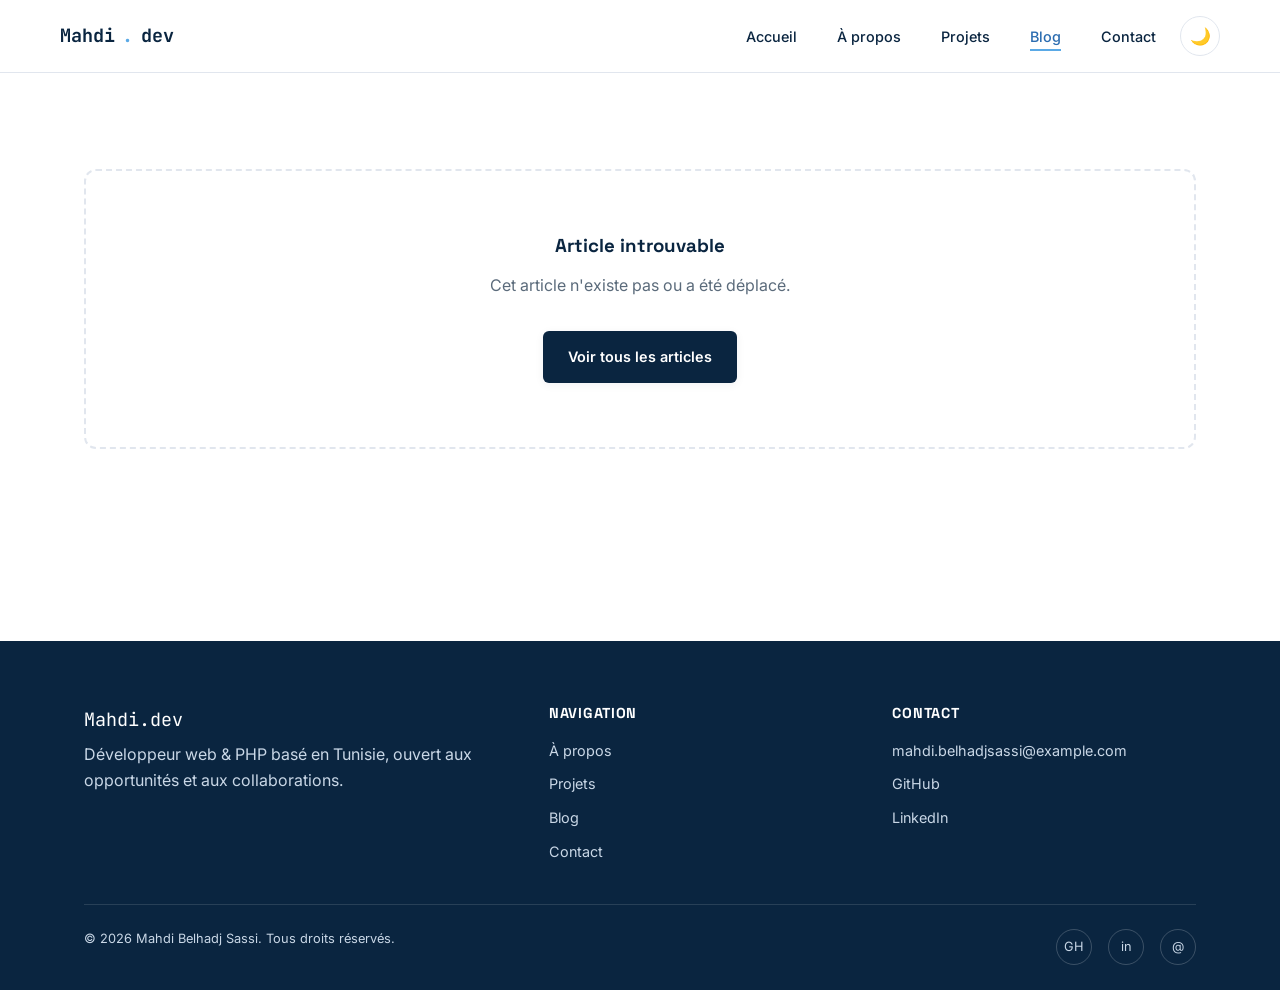
<file: blog-post.html>
<!DOCTYPE html>
<html lang="fr">
<head>
  <meta charset="UTF-8">
  <script>
    // Applique le thème sauvegardé avant le rendu pour éviter un flash de la mauvaise couleur
    (function () {
      try {
        var saved = localStorage.getItem("theme");
        var theme = saved || (window.matchMedia("(prefers-color-scheme: dark)").matches ? "dark" : "light");
        document.documentElement.setAttribute("data-theme", theme);
      } catch (e) {}
    })();
  </script>
  <meta name="viewport" content="width=device-width, initial-scale=1.0">
  <title>Article — Mahdi Belhadj Sassi</title>
  <meta name="description" content="Article du blog de Mahdi Belhadj Sassi.">
  <link rel="icon" type="image/svg+xml" href="assets/images/favicon.svg">

  <link rel="preconnect" href="https://fonts.googleapis.com">
  <link rel="preconnect" href="https://fonts.gstatic.com" crossorigin>
  <link href="https://fonts.googleapis.com/css2?family=Space+Grotesk:wght@500;700&family=Inter:wght@400;500;600&family=JetBrains+Mono:wght@400;500;700&display=swap" rel="stylesheet">
  <link rel="stylesheet" href="assets/css/style.css">
</head>
<body>
  <div class="scroll-progress" id="scroll-progress"></div>

  <header class="site-header">
    <nav class="nav container" aria-label="Navigation principale">
      <a href="index.html" class="brand">Mahdi<span class="dot">.</span>dev</a>
      <div class="nav-right">
        <ul class="nav-links">
        <li><a href="index.html">Accueil</a></li>
        <li><a href="about.html">À propos</a></li>
        <li><a href="projects.html">Projets</a></li>
        <li><a href="blog.html" aria-current="page">Blog</a></li>
        <li><a href="contact.html">Contact</a></li>
      </ul>
        <button class="theme-toggle" aria-label="Passer en mode sombre">🌙</button>
        <button class="nav-toggle" aria-label="Ouvrir le menu" aria-expanded="false">
          <span></span><span></span><span></span>
        </button>
      </div>
    </nav>
  </header>

  <main class="section">
    <div class="container" id="post-container">
      <!-- Contenu de l'article généré dynamiquement par assets/js/blog.js -->
      <p style="text-align:center; color:var(--color-muted);">Chargement de l'article…</p>
    </div>
  </main>

  <footer class="site-footer">
    <div class="container">
      <div class="footer-grid">
        <div>
          <p class="footer-brand">Mahdi.dev</p>
          <p>Développeur web &amp; PHP basé en Tunisie, ouvert aux opportunités et aux collaborations.</p>
        </div>
        <div>
          <h4>Navigation</h4>
          <ul>
            <li><a href="about.html">À propos</a></li>
            <li><a href="projects.html">Projets</a></li>
            <li><a href="blog.html">Blog</a></li>
            <li><a href="contact.html">Contact</a></li>
          </ul>
        </div>
        <div>
          <h4>Contact</h4>
          <ul>
            <li><a href="mailto:mahdi.belhadjsassi@example.com">mahdi.belhadjsassi@example.com</a></li>
            <li><a href="https://github.com/" target="_blank" rel="noopener">GitHub</a></li>
            <li><a href="https://www.linkedin.com/" target="_blank" rel="noopener">LinkedIn</a></li>
          </ul>
        </div>
      </div>
      <div class="footer-bottom">
        <p>&copy; <span id="year"></span> Mahdi Belhadj Sassi. Tous droits réservés.</p>
        <div class="social-row">
          <a href="https://github.com/" target="_blank" rel="noopener" aria-label="GitHub">GH</a>
          <a href="https://www.linkedin.com/" target="_blank" rel="noopener" aria-label="LinkedIn">in</a>
          <a href="mailto:mahdi.belhadjsassi@example.com" aria-label="Email">@</a>
        </div>
      </div>
    </div>
  </footer>

  <script src="assets/js/main.js"></script>
  <script src="assets/js/effects.js"></script>
  <script src="assets/js/blog.js"></script>
</body>
</html>
</file>
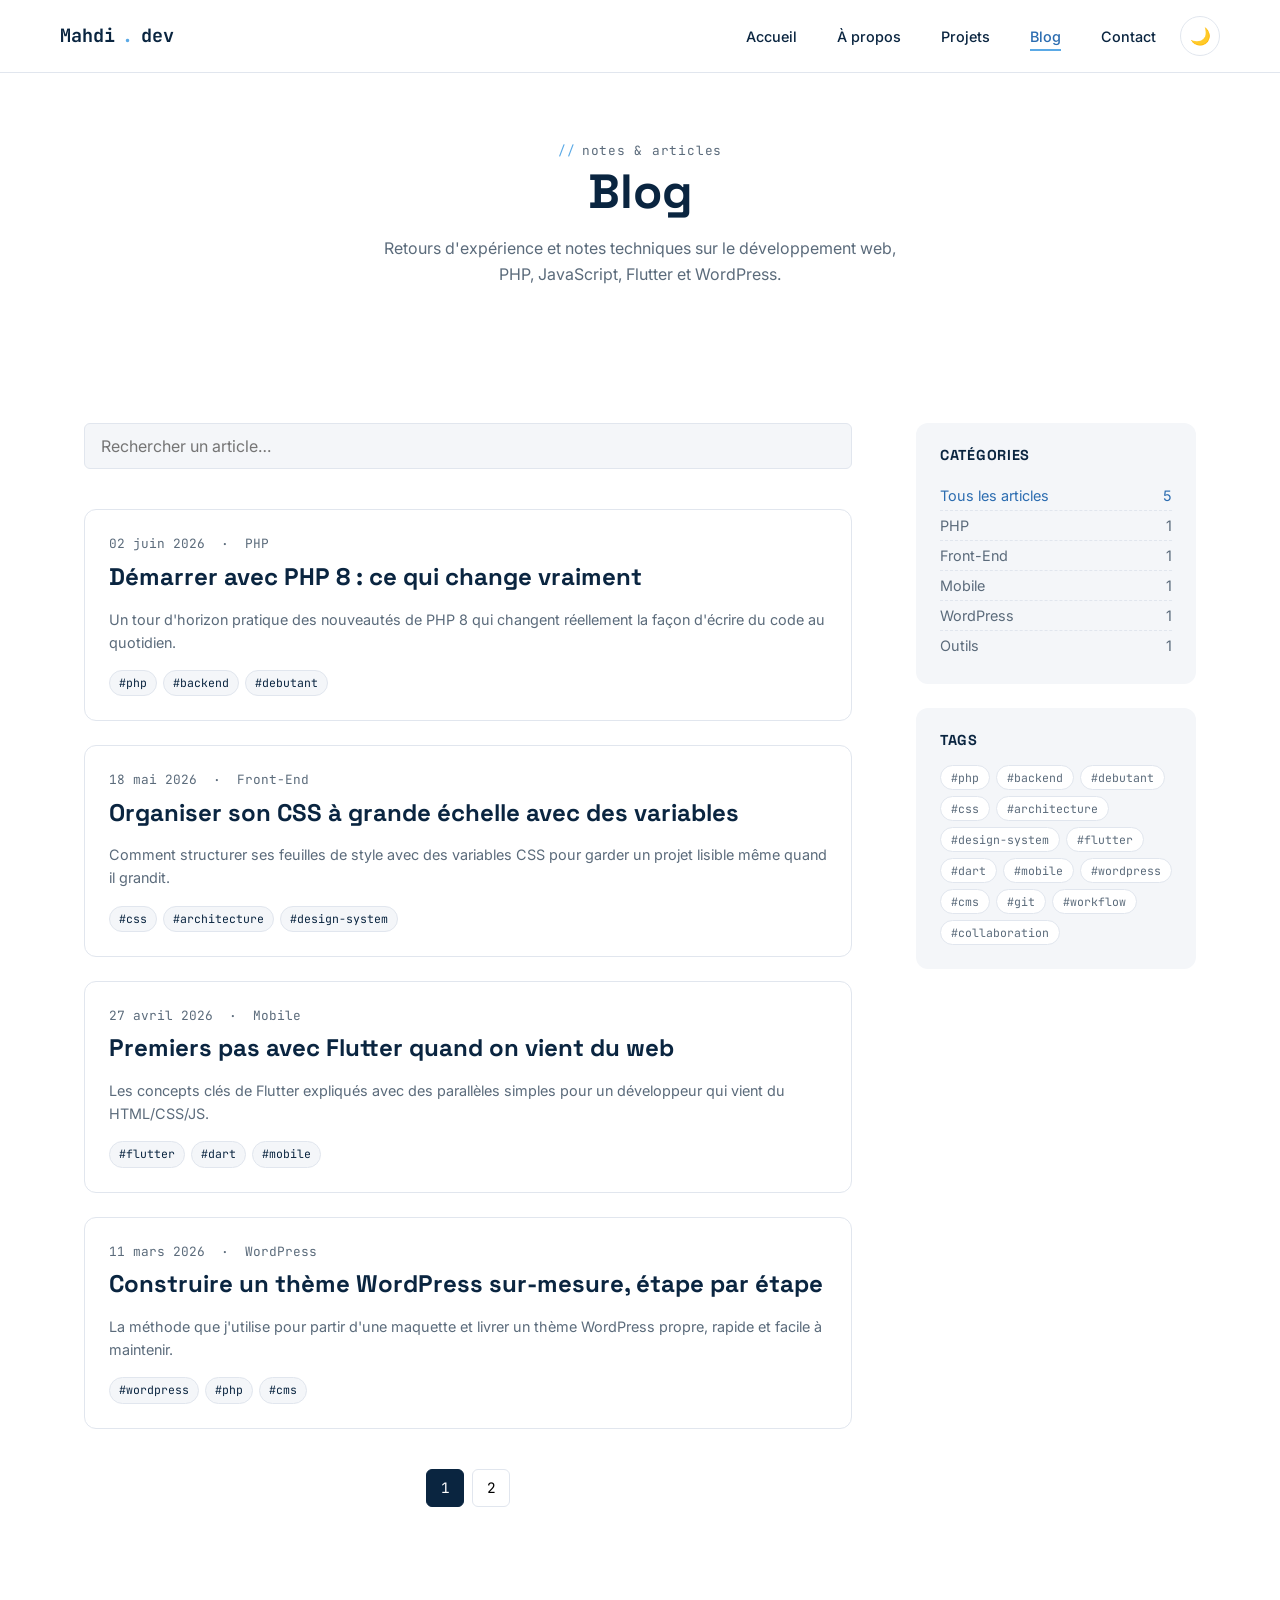
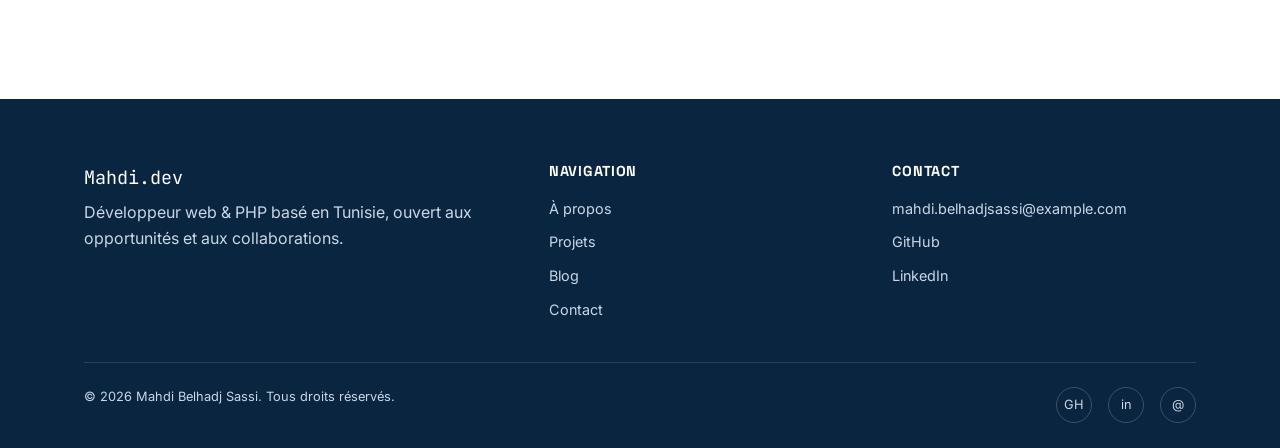
<file: blog.html>
<!DOCTYPE html>
<html lang="fr">
<head>
  <meta charset="UTF-8">
  <script>
    // Applique le thème sauvegardé avant le rendu pour éviter un flash de la mauvaise couleur
    (function () {
      try {
        var saved = localStorage.getItem("theme");
        var theme = saved || (window.matchMedia("(prefers-color-scheme: dark)").matches ? "dark" : "light");
        document.documentElement.setAttribute("data-theme", theme);
      } catch (e) {}
    })();
  </script>
  <meta name="viewport" content="width=device-width, initial-scale=1.0">
  <title>Blog — Mahdi Belhadj Sassi</title>
  <meta name="description" content="Articles de Mahdi Belhadj Sassi sur le développement web, PHP, JavaScript, Flutter et WordPress.">
  <meta property="og:title" content="Blog — Mahdi Belhadj Sassi">
  <meta property="og:description" content="Articles sur le développement web, PHP, JavaScript, Flutter et WordPress.">
  <meta property="og:type" content="website">
  <meta name="twitter:card" content="summary">
  <link rel="canonical" href="https://mahdibhs.github.io/blog.html">
  <link rel="icon" type="image/svg+xml" href="assets/images/favicon.svg">

  <link rel="preconnect" href="https://fonts.googleapis.com">
  <link rel="preconnect" href="https://fonts.gstatic.com" crossorigin>
  <link href="https://fonts.googleapis.com/css2?family=Space+Grotesk:wght@500;700&family=Inter:wght@400;500;600&family=JetBrains+Mono:wght@400;500;700&display=swap" rel="stylesheet">
  <link rel="stylesheet" href="assets/css/style.css">
</head>
<body>
  <div class="scroll-progress" id="scroll-progress"></div>

  <header class="site-header">
    <nav class="nav container" aria-label="Navigation principale">
      <a href="index.html" class="brand">Mahdi<span class="dot">.</span>dev</a>
      <div class="nav-right">
        <ul class="nav-links">
        <li><a href="index.html">Accueil</a></li>
        <li><a href="about.html">À propos</a></li>
        <li><a href="projects.html">Projets</a></li>
        <li><a href="blog.html" aria-current="page">Blog</a></li>
        <li><a href="contact.html">Contact</a></li>
      </ul>
        <button class="theme-toggle" aria-label="Passer en mode sombre">🌙</button>
        <button class="nav-toggle" aria-label="Ouvrir le menu" aria-expanded="false">
          <span></span><span></span><span></span>
        </button>
      </div>
    </nav>
  </header>

  <main>
    <section class="page-hero container">
      <p class="eyebrow">notes &amp; articles</p>
      <h1>Blog</h1>
      <p>Retours d'expérience et notes techniques sur le développement web, PHP, JavaScript, Flutter et WordPress.</p>
    </section>

    <section class="section">
      <div class="container blog-layout">

        <div>
          <div class="blog-controls reveal">
            <input type="search" id="blog-search" class="search-input" placeholder="Rechercher un article…" aria-label="Rechercher un article">
          </div>

          <div id="posts-list" class="posts-list reveal reveal-delay-1">
            <!-- Généré dynamiquement par assets/js/blog.js à partir de blog/posts.json -->
          </div>

          <div id="pagination" class="pagination"></div>
        </div>

        <aside>
          <div class="sidebar-box reveal">
            <h3>Catégories</h3>
            <ul class="category-list" id="category-list"></ul>
          </div>
          <div class="sidebar-box reveal reveal-delay-1">
            <h3>Tags</h3>
            <div class="tag-cloud" id="tag-cloud"></div>
          </div>
        </aside>

      </div>
    </section>
  </main>

  <footer class="site-footer">
    <div class="container">
      <div class="footer-grid">
        <div>
          <p class="footer-brand">Mahdi.dev</p>
          <p>Développeur web &amp; PHP basé en Tunisie, ouvert aux opportunités et aux collaborations.</p>
        </div>
        <div>
          <h4>Navigation</h4>
          <ul>
            <li><a href="about.html">À propos</a></li>
            <li><a href="projects.html">Projets</a></li>
            <li><a href="blog.html">Blog</a></li>
            <li><a href="contact.html">Contact</a></li>
          </ul>
        </div>
        <div>
          <h4>Contact</h4>
          <ul>
            <li><a href="mailto:mahdi.belhadjsassi@example.com">mahdi.belhadjsassi@example.com</a></li>
            <li><a href="https://github.com/" target="_blank" rel="noopener">GitHub</a></li>
            <li><a href="https://www.linkedin.com/" target="_blank" rel="noopener">LinkedIn</a></li>
          </ul>
        </div>
      </div>
      <div class="footer-bottom">
        <p>&copy; <span id="year"></span> Mahdi Belhadj Sassi. Tous droits réservés.</p>
        <div class="social-row">
          <a href="https://github.com/" target="_blank" rel="noopener" aria-label="GitHub">GH</a>
          <a href="https://www.linkedin.com/" target="_blank" rel="noopener" aria-label="LinkedIn">in</a>
          <a href="mailto:mahdi.belhadjsassi@example.com" aria-label="Email">@</a>
        </div>
      </div>
    </div>
  </footer>

  <script src="assets/js/main.js"></script>
  <script src="assets/js/effects.js"></script>
  <script src="assets/js/blog.js"></script>
</body>
</html>
</file>
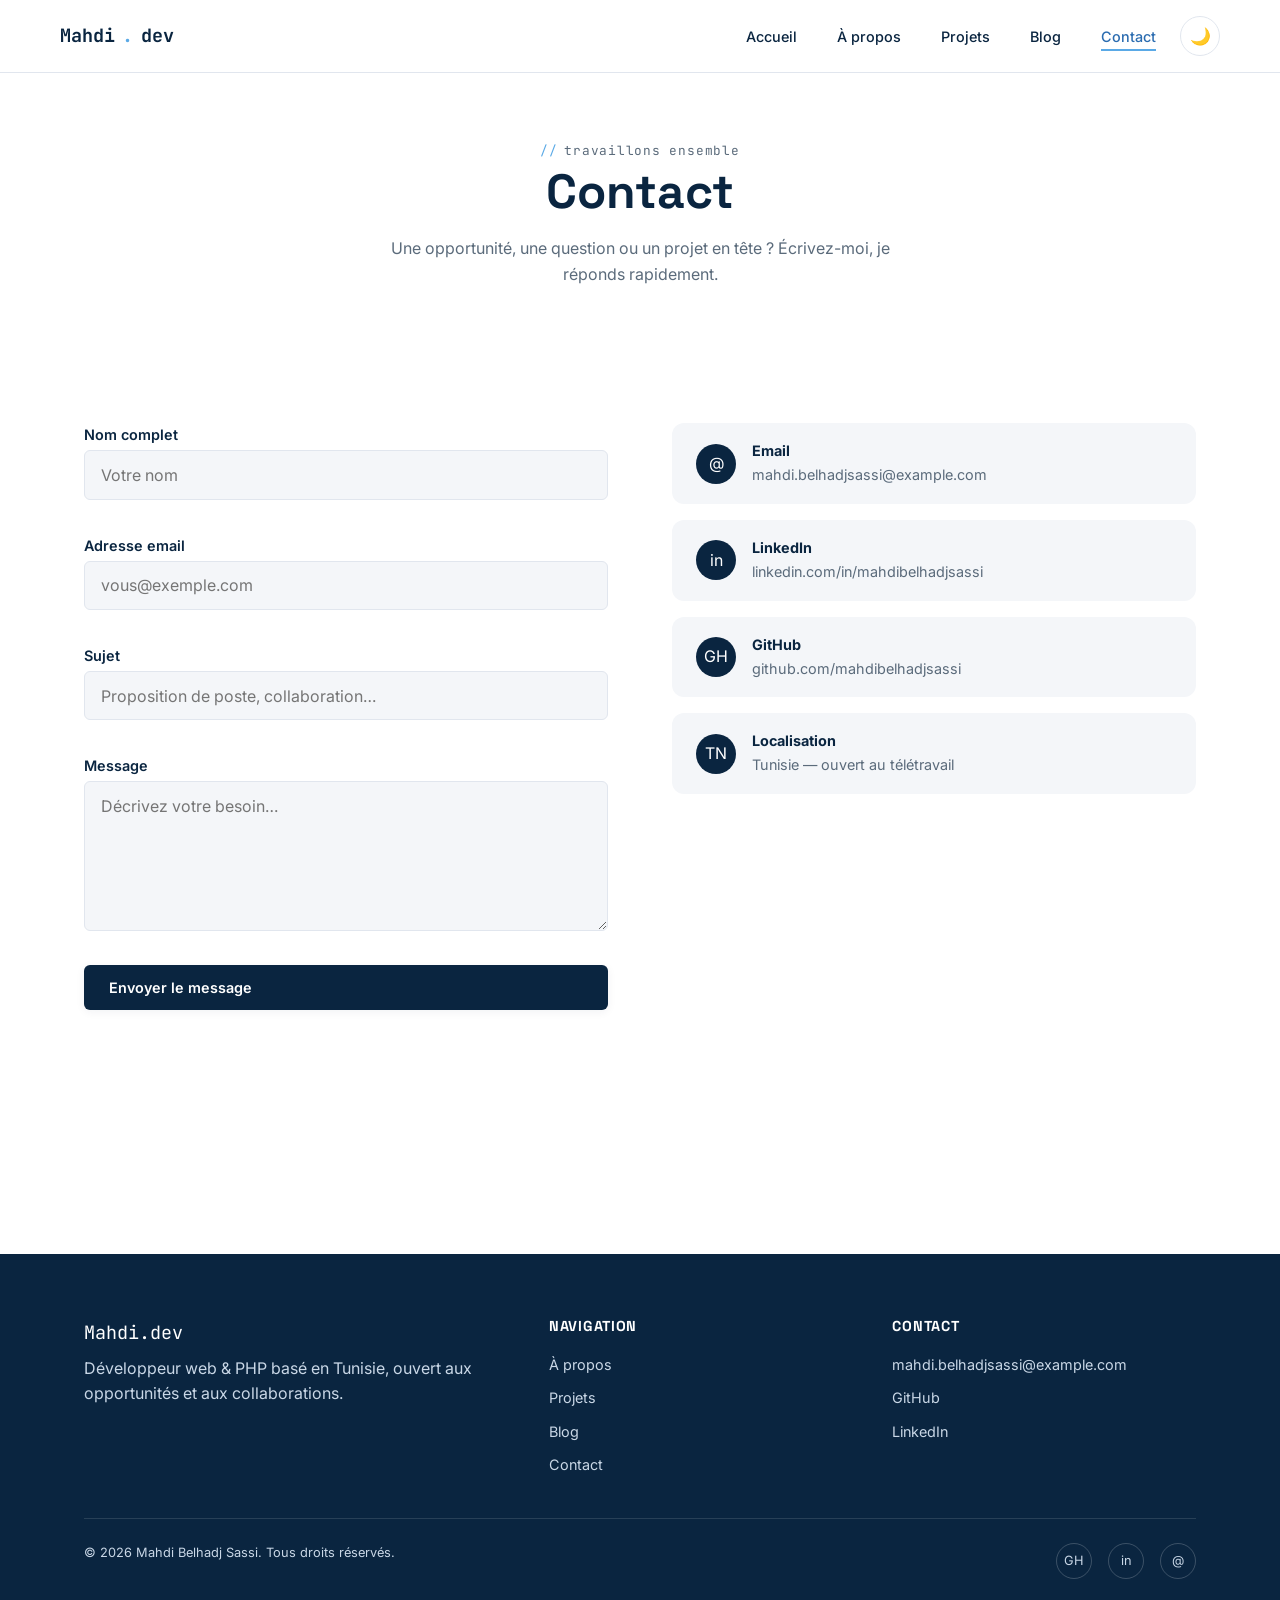
<file: contact.html>
<!DOCTYPE html>
<html lang="fr">
<head>
  <meta charset="UTF-8">
  <script>
    // Applique le thème sauvegardé avant le rendu pour éviter un flash de la mauvaise couleur
    (function () {
      try {
        var saved = localStorage.getItem("theme");
        var theme = saved || (window.matchMedia("(prefers-color-scheme: dark)").matches ? "dark" : "light");
        document.documentElement.setAttribute("data-theme", theme);
      } catch (e) {}
    })();
  </script>
  <meta name="viewport" content="width=device-width, initial-scale=1.0">
  <title>Contact — Mahdi Belhadj Sassi</title>
  <meta name="description" content="Contactez Mahdi Belhadj Sassi pour un poste de développeur web/PHP ou une collaboration : formulaire, email, LinkedIn et GitHub.">
  <meta property="og:title" content="Contact — Mahdi Belhadj Sassi">
  <meta property="og:description" content="Contactez Mahdi Belhadj Sassi pour un poste ou une collaboration.">
  <meta property="og:type" content="website">
  <meta name="twitter:card" content="summary">
  <link rel="canonical" href="https://mahdibhs.github.io/contact.html">
  <link rel="icon" type="image/svg+xml" href="assets/images/favicon.svg">

  <link rel="preconnect" href="https://fonts.googleapis.com">
  <link rel="preconnect" href="https://fonts.gstatic.com" crossorigin>
  <link href="https://fonts.googleapis.com/css2?family=Space+Grotesk:wght@500;700&family=Inter:wght@400;500;600&family=JetBrains+Mono:wght@400;500;700&display=swap" rel="stylesheet">
  <link rel="stylesheet" href="assets/css/style.css">
</head>
<body>
  <div class="scroll-progress" id="scroll-progress"></div>

  <header class="site-header">
    <nav class="nav container" aria-label="Navigation principale">
      <a href="index.html" class="brand">Mahdi<span class="dot">.</span>dev</a>
      <div class="nav-right">
        <ul class="nav-links">
        <li><a href="index.html">Accueil</a></li>
        <li><a href="about.html">À propos</a></li>
        <li><a href="projects.html">Projets</a></li>
        <li><a href="blog.html">Blog</a></li>
        <li><a href="contact.html" aria-current="page">Contact</a></li>
      </ul>
        <button class="theme-toggle" aria-label="Passer en mode sombre">🌙</button>
        <button class="nav-toggle" aria-label="Ouvrir le menu" aria-expanded="false">
          <span></span><span></span><span></span>
        </button>
      </div>
    </nav>
  </header>

  <main>
    <section class="page-hero container">
      <p class="eyebrow">travaillons ensemble</p>
      <h1>Contact</h1>
      <p>Une opportunité, une question ou un projet en tête ? Écrivez-moi, je réponds rapidement.</p>
    </section>

    <section class="section">
      <div class="container contact-layout">

        <form id="contact-form" class="contact-form reveal" novalidate>
          <div class="form-row">
            <label for="name">Nom complet</label>
            <input type="text" id="name" name="name" placeholder="Votre nom" required aria-describedby="name-error">
            <span class="error" id="name-error"></span>
          </div>

          <div class="form-row">
            <label for="email">Adresse email</label>
            <input type="email" id="email" name="email" placeholder="vous@exemple.com" required aria-describedby="email-error">
            <span class="error" id="email-error"></span>
          </div>

          <div class="form-row">
            <label for="subject">Sujet</label>
            <input type="text" id="subject" name="subject" placeholder="Proposition de poste, collaboration…" required aria-describedby="subject-error">
            <span class="error" id="subject-error"></span>
          </div>

          <div class="form-row">
            <label for="message">Message</label>
            <textarea id="message" name="message" rows="6" placeholder="Décrivez votre besoin…" required aria-describedby="message-error"></textarea>
            <span class="error" id="message-error"></span>
          </div>

          <button type="submit" class="btn btn-primary">Envoyer le message</button>
          <p class="form-status" id="form-status" role="status"></p>
        </form>

        <div class="contact-info reveal reveal-delay-1">
          <div class="contact-info-item">
            <div class="icon">@</div>
            <div>
              <strong>Email</strong>
              <a href="mailto:mahdi.belhadjsassi@example.com">mahdi.belhadjsassi@example.com</a>
            </div>
          </div>
          <div class="contact-info-item">
            <div class="icon">in</div>
            <div>
              <strong>LinkedIn</strong>
              <a href="https://www.linkedin.com/" target="_blank" rel="noopener">linkedin.com/in/mahdibelhadjsassi</a>
            </div>
          </div>
          <div class="contact-info-item">
            <div class="icon">GH</div>
            <div>
              <strong>GitHub</strong>
              <a href="https://github.com/" target="_blank" rel="noopener">github.com/mahdibelhadjsassi</a>
            </div>
          </div>
          <div class="contact-info-item">
            <div class="icon">TN</div>
            <div>
              <strong>Localisation</strong>
              <span>Tunisie — ouvert au télétravail</span>
            </div>
          </div>
        </div>

      </div>
    </section>
  </main>

  <footer class="site-footer">
    <div class="container">
      <div class="footer-grid">
        <div>
          <p class="footer-brand">Mahdi.dev</p>
          <p>Développeur web &amp; PHP basé en Tunisie, ouvert aux opportunités et aux collaborations.</p>
        </div>
        <div>
          <h4>Navigation</h4>
          <ul>
            <li><a href="about.html">À propos</a></li>
            <li><a href="projects.html">Projets</a></li>
            <li><a href="blog.html">Blog</a></li>
            <li><a href="contact.html">Contact</a></li>
          </ul>
        </div>
        <div>
          <h4>Contact</h4>
          <ul>
            <li><a href="mailto:mahdi.belhadjsassi@example.com">mahdi.belhadjsassi@example.com</a></li>
            <li><a href="https://github.com/" target="_blank" rel="noopener">GitHub</a></li>
            <li><a href="https://www.linkedin.com/" target="_blank" rel="noopener">LinkedIn</a></li>
          </ul>
        </div>
      </div>
      <div class="footer-bottom">
        <p>&copy; <span id="year"></span> Mahdi Belhadj Sassi. Tous droits réservés.</p>
        <div class="social-row">
          <a href="https://github.com/" target="_blank" rel="noopener" aria-label="GitHub">GH</a>
          <a href="https://www.linkedin.com/" target="_blank" rel="noopener" aria-label="LinkedIn">in</a>
          <a href="mailto:mahdi.belhadjsassi@example.com" aria-label="Email">@</a>
        </div>
      </div>
    </div>
  </footer>

  <script src="assets/js/main.js"></script>
  <script src="assets/js/effects.js"></script>
  <script src="assets/js/contact.js"></script>
</body>
</html>
</file>
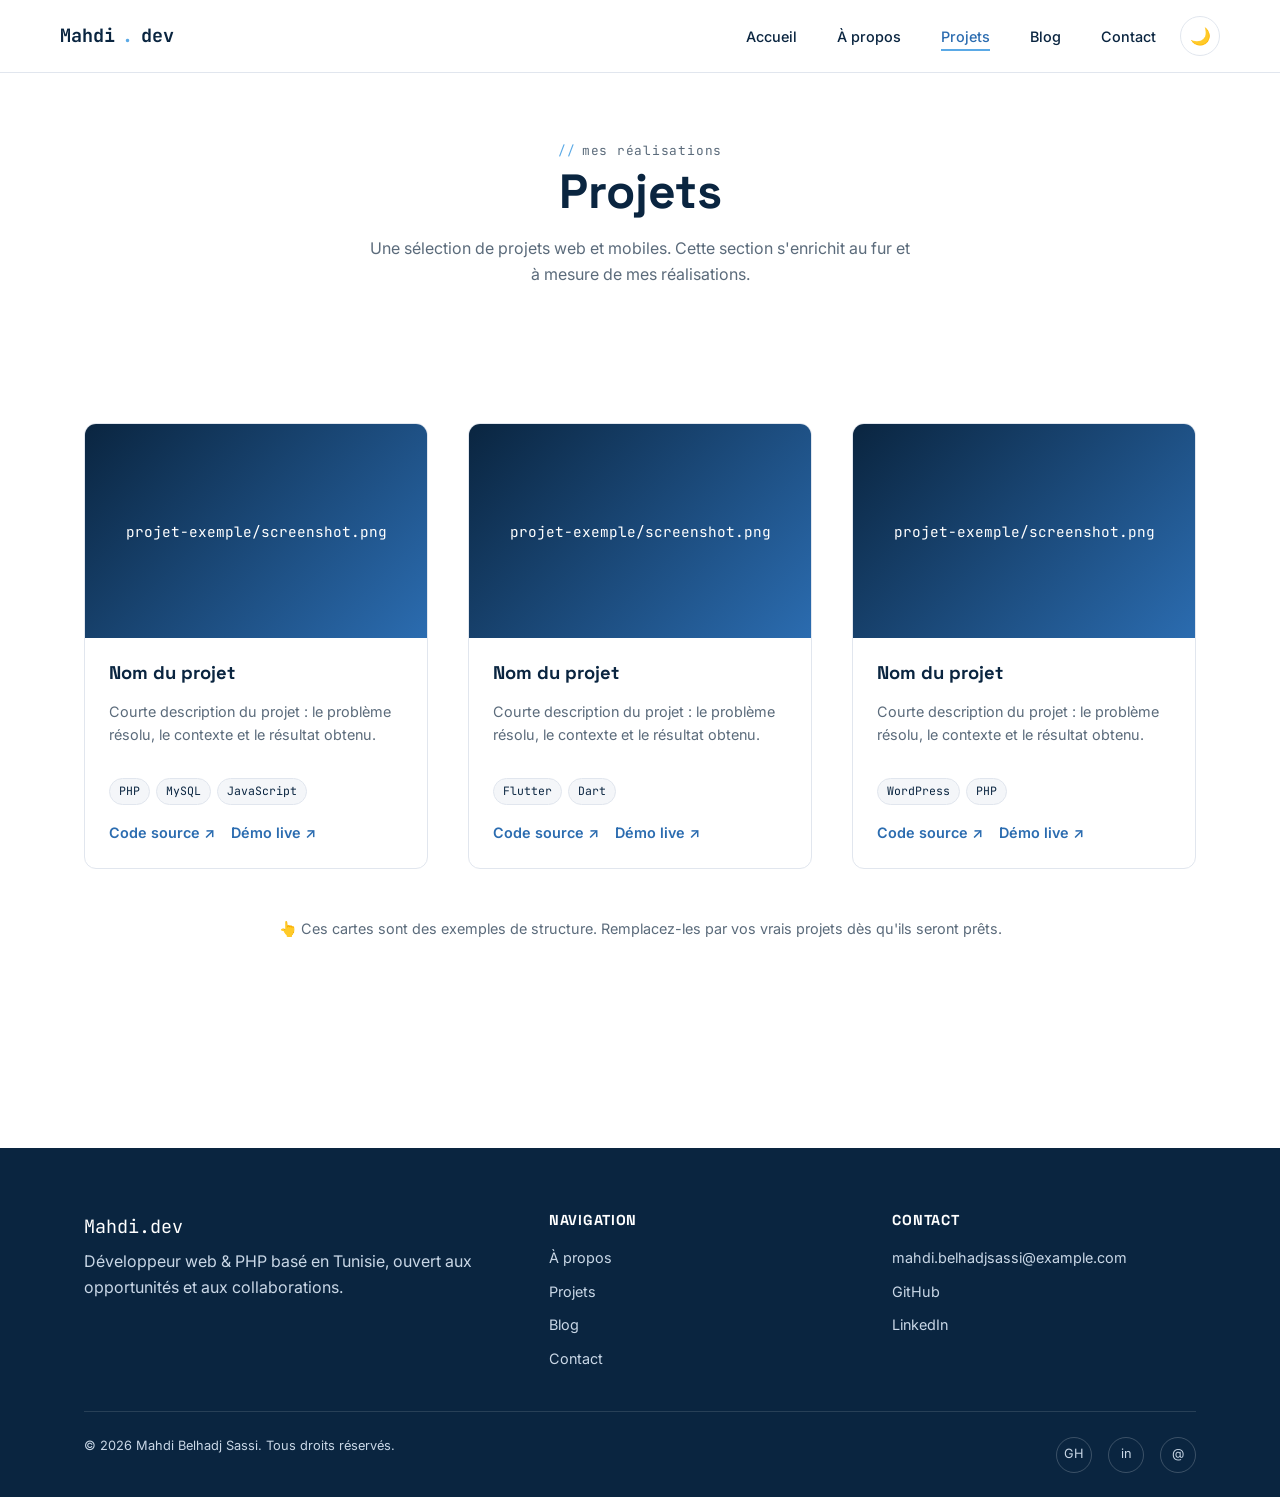
<file: projects.html>
<!DOCTYPE html>
<html lang="fr">
<head>
  <meta charset="UTF-8">
  <script>
    // Applique le thème sauvegardé avant le rendu pour éviter un flash de la mauvaise couleur
    (function () {
      try {
        var saved = localStorage.getItem("theme");
        var theme = saved || (window.matchMedia("(prefers-color-scheme: dark)").matches ? "dark" : "light");
        document.documentElement.setAttribute("data-theme", theme);
      } catch (e) {}
    })();
  </script>
  <meta name="viewport" content="width=device-width, initial-scale=1.0">
  <title>Projets — Mahdi Belhadj Sassi</title>
  <meta name="description" content="Sélection de projets web et mobiles réalisés par Mahdi Belhadj Sassi : technologies utilisées, code source et démonstrations.">
  <meta property="og:title" content="Projets — Mahdi Belhadj Sassi">
  <meta property="og:description" content="Sélection de projets web et mobiles réalisés par Mahdi Belhadj Sassi.">
  <meta property="og:type" content="website">
  <meta name="twitter:card" content="summary">
  <link rel="canonical" href="https://mahdibhs.github.io/projects.html">
  <link rel="icon" type="image/svg+xml" href="assets/images/favicon.svg">

  <link rel="preconnect" href="https://fonts.googleapis.com">
  <link rel="preconnect" href="https://fonts.gstatic.com" crossorigin>
  <link href="https://fonts.googleapis.com/css2?family=Space+Grotesk:wght@500;700&family=Inter:wght@400;500;600&family=JetBrains+Mono:wght@400;500;700&display=swap" rel="stylesheet">
  <link rel="stylesheet" href="assets/css/style.css">
</head>
<body>
  <div class="scroll-progress" id="scroll-progress"></div>

  <header class="site-header">
    <nav class="nav container" aria-label="Navigation principale">
      <a href="index.html" class="brand">Mahdi<span class="dot">.</span>dev</a>
      <div class="nav-right">
        <ul class="nav-links">
        <li><a href="index.html">Accueil</a></li>
        <li><a href="about.html">À propos</a></li>
        <li><a href="projects.html" aria-current="page">Projets</a></li>
        <li><a href="blog.html">Blog</a></li>
        <li><a href="contact.html">Contact</a></li>
      </ul>
        <button class="theme-toggle" aria-label="Passer en mode sombre">🌙</button>
        <button class="nav-toggle" aria-label="Ouvrir le menu" aria-expanded="false">
          <span></span><span></span><span></span>
        </button>
      </div>
    </nav>
  </header>

  <main>
    <section class="page-hero container">
      <p class="eyebrow">mes réalisations</p>
      <h1>Projets</h1>
      <p>Une sélection de projets web et mobiles. Cette section s'enrichit au fur et à mesure de mes réalisations.</p>
    </section>

    <section class="section">
      <div class="container">
        <div class="projects-grid">

          <!-- ============================================================
               MODÈLE DE CARTE PROJET — dupliquez ce bloc pour chaque
               nouveau projet et remplacez le contenu.
               ============================================================ -->

          <article class="project-card reveal">
            <div class="project-thumb">projet-exemple/screenshot.png</div>
            <div class="project-body">
              <h3>Nom du projet</h3>
              <p>Courte description du projet : le problème résolu, le contexte et le résultat obtenu.</p>
              <div class="tech-tags">
                <span class="tech-tag">PHP</span>
                <span class="tech-tag">MySQL</span>
                <span class="tech-tag">JavaScript</span>
              </div>
              <div class="project-links">
                <a href="#" target="_blank" rel="noopener">Code source ↗</a>
                <a href="#" target="_blank" rel="noopener">Démo live ↗</a>
              </div>
            </div>
          </article>

          <article class="project-card reveal reveal-delay-1">
            <div class="project-thumb">projet-exemple/screenshot.png</div>
            <div class="project-body">
              <h3>Nom du projet</h3>
              <p>Courte description du projet : le problème résolu, le contexte et le résultat obtenu.</p>
              <div class="tech-tags">
                <span class="tech-tag">Flutter</span>
                <span class="tech-tag">Dart</span>
              </div>
              <div class="project-links">
                <a href="#" target="_blank" rel="noopener">Code source ↗</a>
                <a href="#" target="_blank" rel="noopener">Démo live ↗</a>
              </div>
            </div>
          </article>

          <article class="project-card reveal reveal-delay-2">
            <div class="project-thumb">projet-exemple/screenshot.png</div>
            <div class="project-body">
              <h3>Nom du projet</h3>
              <p>Courte description du projet : le problème résolu, le contexte et le résultat obtenu.</p>
              <div class="tech-tags">
                <span class="tech-tag">WordPress</span>
                <span class="tech-tag">PHP</span>
              </div>
              <div class="project-links">
                <a href="#" target="_blank" rel="noopener">Code source ↗</a>
                <a href="#" target="_blank" rel="noopener">Démo live ↗</a>
              </div>
            </div>
          </article>

        </div>

        <p class="reveal" style="text-align:center; color:var(--color-muted); margin-top:3rem; font-size:var(--fs-sm);">
          👆 Ces cartes sont des exemples de structure. Remplacez-les par vos vrais projets dès qu'ils seront prêts.
        </p>
      </div>
    </section>
  </main>

  <footer class="site-footer">
    <div class="container">
      <div class="footer-grid">
        <div>
          <p class="footer-brand">Mahdi.dev</p>
          <p>Développeur web &amp; PHP basé en Tunisie, ouvert aux opportunités et aux collaborations.</p>
        </div>
        <div>
          <h4>Navigation</h4>
          <ul>
            <li><a href="about.html">À propos</a></li>
            <li><a href="projects.html">Projets</a></li>
            <li><a href="blog.html">Blog</a></li>
            <li><a href="contact.html">Contact</a></li>
          </ul>
        </div>
        <div>
          <h4>Contact</h4>
          <ul>
            <li><a href="mailto:mahdi.belhadjsassi@example.com">mahdi.belhadjsassi@example.com</a></li>
            <li><a href="https://github.com/" target="_blank" rel="noopener">GitHub</a></li>
            <li><a href="https://www.linkedin.com/" target="_blank" rel="noopener">LinkedIn</a></li>
          </ul>
        </div>
      </div>
      <div class="footer-bottom">
        <p>&copy; <span id="year"></span> Mahdi Belhadj Sassi. Tous droits réservés.</p>
        <div class="social-row">
          <a href="https://github.com/" target="_blank" rel="noopener" aria-label="GitHub">GH</a>
          <a href="https://www.linkedin.com/" target="_blank" rel="noopener" aria-label="LinkedIn">in</a>
          <a href="mailto:mahdi.belhadjsassi@example.com" aria-label="Email">@</a>
        </div>
      </div>
    </div>
  </footer>

  <script src="assets/js/main.js"></script>
  <script src="assets/js/effects.js"></script>
</body>
</html>
</file>
<file: assets/css/style.css>
/* =========================================================
   PORTFOLIO — Mahdi Belhadj Sassi
   Feuille de style principale
   Palette : blanc / bleu marine / bleu / gris clair
   Typo : Space Grotesk (titres) · Inter (texte) · JetBrains Mono (code)
   ========================================================= */

/* -------------------- 1. Design tokens -------------------- */
:root {
  /* Couleurs */
  --color-white: #ffffff;
  --color-surface: #f4f6f9;       /* gris clair */
  --color-surface-alt: #eef1f6;
  --color-border: #e1e6ee;
  --color-navy: #0a2540;          /* bleu foncé — marque */
  --color-navy-soft: #123258;
  --color-blue: #2b6cb0;          /* bleu principal */
  --color-blue-light: #5aa9e6;    /* bleu clair — accent */
  --color-text: #1a2733;
  --color-muted: #5b6b7b;
  --color-success: #1f9d63;
  --color-navy-fixed: #0a2540; /* toujours bleu marine, ne change jamais selon le thème */

  /* Tokens de thème (surchargés en mode sombre, voir plus bas) */
  --surface: #ffffff;         /* fond de page / cartes */
  --heading: #0a2540;         /* couleur des titres, logo, libellés forts */
  --header-bg: rgba(255, 255, 255, 0.85);

  /* Typo */
  --font-display: "Space Grotesk", "Segoe UI", sans-serif;
  --font-body: "Inter", "Segoe UI", sans-serif;
  --font-mono: "JetBrains Mono", "Courier New", monospace;

  /* Échelle */
  --fs-xs: 0.8rem;
  --fs-sm: 0.9rem;
  --fs-base: 1rem;
  --fs-md: 1.15rem;
  --fs-lg: 1.5rem;
  --fs-xl: 2.1rem;
  --fs-2xl: 3rem;
  --fs-3xl: 3.8rem;

  /* Espacements */
  --space-1: 0.25rem;
  --space-2: 0.5rem;
  --space-3: 1rem;
  --space-4: 1.5rem;
  --space-5: 2.5rem;
  --space-6: 4rem;
  --space-7: 6rem;

  /* Divers */
  --radius-sm: 6px;
  --radius-md: 12px;
  --radius-lg: 20px;
  --shadow-sm: 0 2px 10px rgba(10, 37, 64, 0.06);
  --shadow-md: 0 12px 32px rgba(10, 37, 64, 0.1);
  --shadow-lg: 0 24px 60px rgba(10, 37, 64, 0.16);
  --transition: 0.25s cubic-bezier(0.4, 0, 0.2, 1);
  --max-width: 1160px;
}

/* -------------------- 1bis. Thème sombre -------------------- */
html[data-theme="dark"] {
  color-scheme: dark;
  --surface: #101d30;
  --heading: #eaf2fb;
  --header-bg: rgba(9, 18, 31, 0.78);
  --color-surface: #0c1928;
  --color-surface-alt: #16283f;
  --color-border: #223752;
  --color-text: #dbe6f2;
  --color-muted: #93a7bd;
  --shadow-sm: 0 2px 12px rgba(0, 0, 0, 0.45);
  --shadow-md: 0 12px 32px rgba(0, 0, 0, 0.5);
  --shadow-lg: 0 24px 60px rgba(0, 0, 0, 0.6);
}

/* -------------------- 2. Reset -------------------- */
*, *::before, *::after { box-sizing: border-box; }
html { scroll-behavior: smooth; }
body {
  margin: 0;
  font-family: var(--font-body);
  color: var(--color-text);
  background: var(--surface);
  line-height: 1.6;
  -webkit-font-smoothing: antialiased;
  transition: background-color 0.4s ease, color 0.4s ease;
}
img { max-width: 100%; display: block; }
a { color: inherit; text-decoration: none; }
ul { list-style: none; margin: 0; padding: 0; }
h1, h2, h3, h4 { font-family: var(--font-display); color: var(--heading); margin: 0 0 var(--space-3); line-height: 1.2; }
p { margin: 0 0 var(--space-3); }
button { font-family: inherit; cursor: pointer; }
input, textarea, select { font-family: inherit; font-size: var(--fs-base); }

:focus-visible {
  outline: 3px solid var(--color-blue-light);
  outline-offset: 2px;
  border-radius: var(--radius-sm);
}

@media (prefers-reduced-motion: reduce) {
  *, *::before, *::after {
    animation-duration: 0.001ms !important;
    animation-iteration-count: 1 !important;
    transition-duration: 0.001ms !important;
    scroll-behavior: auto !important;
  }
}

.container {
  width: 100%;
  max-width: var(--max-width);
  margin: 0 auto;
  padding: 0 var(--space-4);
}

.eyebrow {
  display: inline-flex;
  align-items: center;
  gap: 0.5em;
  font-family: var(--font-mono);
  font-size: var(--fs-xs);
  letter-spacing: 0.06em;
  color: var(--color-blue);
  text-transform: lowercase;
  margin-bottom: var(--space-2);
}
.eyebrow::before { content: "//"; color: var(--color-blue-light); }

.section { padding: var(--space-7) 0; }
.section-alt { background: var(--color-surface); }
.section-head { max-width: 640px; margin-bottom: var(--space-5); }
.section-head p { color: var(--color-muted); }

/* -------------------- 3. Boutons -------------------- */
.btn {
  display: inline-flex;
  align-items: center;
  gap: 0.5em;
  padding: 0.85em 1.6em;
  border-radius: var(--radius-sm);
  font-weight: 600;
  font-size: var(--fs-sm);
  border: 2px solid transparent;
  transition: transform var(--transition), box-shadow var(--transition), background var(--transition), border-color var(--transition), color var(--transition);
  white-space: nowrap;
}
.btn-primary {
  background: var(--color-navy-fixed);
  color: var(--color-white);
  box-shadow: var(--shadow-sm);
}
.btn-primary:hover, .btn-primary:focus-visible {
  background: var(--color-blue);
  transform: translateY(-3px);
  box-shadow: var(--shadow-md);
}
.btn-outline {
  background: transparent;
  border-color: var(--heading);
  color: var(--heading);
}
.btn-outline:hover, .btn-outline:focus-visible {
  background: var(--heading);
  color: var(--surface);
  transform: translateY(-3px);
}
.btn-small { padding: 0.55em 1.1em; font-size: var(--fs-xs); }
.btn[disabled] { opacity: 0.6; cursor: not-allowed; transform: none !important; }

/* -------------------- 3bis. Barre de progression de lecture -------------------- */
.scroll-progress {
  position: fixed;
  top: 0; left: 0;
  height: 3px;
  width: 0%;
  background: linear-gradient(90deg, var(--color-blue), var(--color-blue-light));
  z-index: 300;
  box-shadow: 0 0 8px rgba(90, 169, 230, 0.6);
}

/* -------------------- 4. Header / Navigation -------------------- */
.site-header {
  position: sticky;
  top: 0;
  z-index: 100;
  background: var(--header-bg);
  backdrop-filter: blur(10px);
  border-bottom: 1px solid var(--color-border);
  transition: background var(--transition), box-shadow var(--transition);
}
.nav {
  display: flex;
  align-items: center;
  justify-content: space-between;
  padding: var(--space-3) 0;
}
.brand {
  font-family: var(--font-mono);
  font-weight: 700;
  font-size: var(--fs-md);
  color: var(--heading);
  display: flex;
  align-items: center;
  gap: 0.4em;
}
.brand .dot { color: var(--color-blue-light); }
.nav-links {
  display: flex;
  gap: var(--space-5);
  align-items: center;
}
.nav-links a {
  font-size: var(--fs-sm);
  font-weight: 500;
  color: var(--heading);
  position: relative;
  padding: 0.25em 0;
  transition: color var(--transition);
}
.nav-links a::after {
  content: "";
  position: absolute;
  left: 0; bottom: -3px;
  width: 0; height: 2px;
  background: var(--color-blue-light);
  transition: width var(--transition);
}
.nav-links a:hover::after,
.nav-links a[aria-current="page"]::after { width: 100%; }
.nav-links a[aria-current="page"] { color: var(--color-blue); }

.nav-right {
  display: flex;
  align-items: center;
  gap: var(--space-4);
}

.theme-toggle {
  width: 40px;
  height: 40px;
  flex-shrink: 0;
  border-radius: 50%;
  border: 1px solid var(--color-border);
  background: var(--surface);
  font-size: 1.05rem;
  display: flex;
  align-items: center;
  justify-content: center;
  transition: transform var(--transition), background-color 0.4s ease, border-color 0.4s ease;
}
.theme-toggle:hover, .theme-toggle:focus-visible {
  transform: rotate(18deg) scale(1.08);
  border-color: var(--color-blue-light);
}

.nav-toggle {
  display: none;
  flex-direction: column;
  gap: 5px;
  background: none;
  border: none;
  padding: 8px;
}
.nav-toggle span {
  width: 22px; height: 2px;
  background: var(--heading);
  border-radius: 2px;
  transition: transform var(--transition), opacity var(--transition);
}

/* -------------------- 5. Hero -------------------- */
.hero {
  padding: var(--space-7) 0 var(--space-6);
  overflow: hidden;
}
.hero .container {
  display: grid;
  grid-template-columns: 1.1fr 0.9fr;
  gap: var(--space-6);
  align-items: center;
}
.hero-name {
  font-size: var(--fs-3xl);
  letter-spacing: -0.02em;
}
.hero-role {
  font-family: var(--font-mono);
  font-size: var(--fs-md);
  color: var(--color-blue);
  margin-bottom: var(--space-4);
}
.hero-credentials {
  font-family: var(--font-mono);
  font-size: var(--fs-sm);
  color: var(--color-muted);
  margin-bottom: var(--space-3);
}
.typewriter-text { color: var(--color-blue); }
.hero-text { color: var(--color-muted); max-width: 46ch; font-size: var(--fs-md); }
.hero-cta { display: flex; gap: var(--space-3); margin-top: var(--space-5); flex-wrap: wrap; }

.hero-visual { display: flex; flex-direction: column; align-items: center; gap: var(--space-4); }

.avatar-frame {
  width: 220px; height: 220px;
  border-radius: 50%;
  padding: 6px;
  background: conic-gradient(from 220deg, var(--color-blue-light), var(--color-navy-fixed), var(--color-blue-light));
  box-shadow: var(--shadow-lg);
}
.avatar-frame img {
  width: 100%; height: 100%;
  border-radius: 50%;
  object-fit: cover;
  border: 4px solid var(--surface);
}

/* Terminal signature element */
.terminal {
  width: 100%;
  max-width: 360px;
  background: var(--color-navy-fixed);
  border-radius: var(--radius-md);
  box-shadow: var(--shadow-lg);
  overflow: hidden;
  font-family: var(--font-mono);
  font-size: var(--fs-xs);
}
.terminal-bar {
  display: flex;
  gap: 6px;
  padding: 10px 14px;
  background: var(--color-navy-soft);
}
.terminal-bar span { width: 10px; height: 10px; border-radius: 50%; background: #3a5b82; }
.terminal-bar span:nth-child(1) { background: #ff6259; }
.terminal-bar span:nth-child(2) { background: #ffbd2e; }
.terminal-bar span:nth-child(3) { background: #28c941; }
.terminal-body { padding: 16px 18px 20px; color: #cfe3f7; }
.terminal-body .line { opacity: 0; animation: typeIn 0.5s ease forwards; }
.terminal-body .k { color: #5aa9e6; }
.terminal-body .s { color: #7ee0b0; }
.terminal-body .c { color: #7d93ac; }
.cursor {
  display: inline-block;
  width: 7px; height: 1em;
  background: var(--color-blue-light);
  margin-left: 2px;
  animation: blink 1s step-end infinite;
  vertical-align: text-bottom;
}
@keyframes blink { 50% { opacity: 0; } }
@keyframes typeIn { to { opacity: 1; } }

/* -------------------- 6. Reveal on scroll -------------------- */
.reveal {
  opacity: 0;
  transform: translateY(28px);
  transition: opacity 0.7s ease, transform 0.7s ease;
}
.reveal.is-visible { opacity: 1; transform: translateY(0); }
.reveal-delay-1 { transition-delay: 0.08s; }
.reveal-delay-2 { transition-delay: 0.16s; }
.reveal-delay-3 { transition-delay: 0.24s; }

/* -------------------- 7. Home: highlights -------------------- */
.highlights {
  display: grid;
  grid-template-columns: repeat(3, 1fr);
  gap: var(--space-4);
  perspective: 1200px;
}
.highlight-card {
  background: var(--surface);
  border: 1px solid var(--color-border);
  border-radius: var(--radius-md);
  padding: var(--space-4);
  transition: transform var(--transition), box-shadow var(--transition), border-color var(--transition), background-color 0.4s ease;
}
.highlight-card:hover {
  transform: translateY(-6px);
  box-shadow: var(--shadow-md);
  border-color: var(--color-blue-light);
}
.highlight-card .icon { font-size: 1.6rem; margin-bottom: var(--space-2); }
.highlight-card h3 { font-size: var(--fs-md); }
.highlight-card p { color: var(--color-muted); font-size: var(--fs-sm); margin: 0; }

/* -------------------- 8. Skills -------------------- */
.skills-grid {
  display: grid;
  grid-template-columns: repeat(auto-fill, minmax(220px, 1fr));
  gap: var(--space-4);
  perspective: 1200px;
}
.skill-card {
  background: var(--surface);
  border: 1px solid var(--color-border);
  border-radius: var(--radius-md);
  padding: var(--space-4);
  transition: transform var(--transition), box-shadow var(--transition), background-color 0.4s ease, border-color 0.4s ease;
}
.skill-card:hover { transform: translateY(-4px); box-shadow: var(--shadow-md); }
.skill-top { display: flex; align-items: center; gap: var(--space-3); margin-bottom: var(--space-3); }
.skill-icon {
  width: 42px; height: 42px;
  display: flex; align-items: center; justify-content: center;
  border-radius: var(--radius-sm);
  background: var(--color-surface);
  font-family: var(--font-mono);
  font-weight: 700;
  color: var(--heading);
  flex-shrink: 0;
}
.skill-name { font-weight: 600; color: var(--heading); }
.skill-level { font-size: var(--fs-xs); color: var(--color-muted); font-family: var(--font-mono); }
.progress-track {
  height: 8px;
  border-radius: 999px;
  background: var(--color-surface-alt);
  overflow: hidden;
}
.progress-fill {
  height: 100%;
  width: 0;
  border-radius: 999px;
  background: linear-gradient(90deg, var(--color-blue), var(--color-blue-light));
  transition: width 1.1s cubic-bezier(0.4, 0, 0.2, 1);
}

/* -------------------- 9. Timeline (expérience) -------------------- */
.timeline {
  position: relative;
  margin-left: var(--space-3);
  border-left: 2px solid var(--color-border);
  padding-left: var(--space-5);
  display: flex;
  flex-direction: column;
  gap: var(--space-5);
}
.timeline-item { position: relative; }
.timeline-item::before {
  content: "";
  position: absolute;
  left: calc(-1 * var(--space-5) - 7px);
  top: 6px;
  width: 14px; height: 14px;
  border-radius: 50%;
  background: var(--surface);
  border: 3px solid var(--color-blue);
}
.timeline-date {
  font-family: var(--font-mono);
  font-size: var(--fs-xs);
  color: var(--color-blue);
  margin-bottom: var(--space-1);
  display: block;
}
.timeline-item h3 { font-size: var(--fs-md); margin-bottom: 2px; }
.timeline-org { color: var(--color-muted); font-size: var(--fs-sm); margin-bottom: var(--space-2); font-weight: 500; }
.timeline-item p { color: var(--color-muted); font-size: var(--fs-sm); margin: 0; }

/* -------------------- 10. About page specifics -------------------- */
.about-grid {
  display: grid;
  grid-template-columns: 0.8fr 1.2fr;
  gap: var(--space-6);
  align-items: start;
}
.about-photo {
  border-radius: var(--radius-lg);
  overflow: hidden;
  box-shadow: var(--shadow-md);
  position: sticky;
  top: 100px;
}
.info-list { margin-top: var(--space-4); }
.info-list li {
  display: flex;
  justify-content: space-between;
  padding: var(--space-2) 0;
  border-bottom: 1px solid var(--color-border);
  font-size: var(--fs-sm);
}
.info-list li span:first-child { color: var(--color-muted); }
.info-list li span:last-child { font-weight: 600; color: var(--heading); }

/* -------------------- 11. Projects -------------------- */
.projects-grid {
  display: grid;
  grid-template-columns: repeat(auto-fill, minmax(300px, 1fr));
  gap: var(--space-5);
  perspective: 1200px;
}
.project-card {
  background: var(--surface);
  border: 1px solid var(--color-border);
  border-radius: var(--radius-md);
  overflow: hidden;
  display: flex;
  flex-direction: column;
  transition: transform var(--transition), box-shadow var(--transition), background-color 0.4s ease, border-color 0.4s ease;
}
.project-card:hover { transform: translateY(-6px); box-shadow: var(--shadow-lg); }
.project-thumb {
  aspect-ratio: 16/10;
  background: linear-gradient(135deg, var(--color-navy-fixed), var(--color-blue));
  display: flex; align-items: center; justify-content: center;
  color: var(--color-white);
  font-family: var(--font-mono);
  font-size: var(--fs-sm);
  text-align: center;
  padding: var(--space-3);
}
.project-body { padding: var(--space-4); flex: 1; display: flex; flex-direction: column; }
.project-body h3 { font-size: var(--fs-md); }
.project-body p { color: var(--color-muted); font-size: var(--fs-sm); flex: 1; }
.tech-tags { display: flex; flex-wrap: wrap; gap: 6px; margin: var(--space-3) 0; }
.tech-tag {
  font-family: var(--font-mono);
  font-size: 0.72rem;
  padding: 3px 9px;
  border-radius: 999px;
  background: var(--color-surface);
  color: var(--heading);
  border: 1px solid var(--color-border);
}
.project-links { display: flex; gap: var(--space-3); }
.project-links a {
  font-size: var(--fs-sm);
  font-weight: 600;
  color: var(--color-blue);
  display: inline-flex; align-items: center; gap: 4px;
  transition: color var(--transition);
}
.project-links a:hover { color: var(--heading); }

.empty-state {
  text-align: center;
  padding: var(--space-6) var(--space-4);
  border: 2px dashed var(--color-border);
  border-radius: var(--radius-md);
  color: var(--color-muted);
  grid-column: 1 / -1;
}
.empty-state h3 { color: var(--heading); }

/* -------------------- 12. Blog -------------------- */
.blog-layout {
  display: grid;
  grid-template-columns: 1fr 280px;
  gap: var(--space-6);
  align-items: start;
}
.blog-controls {
  display: flex;
  gap: var(--space-3);
  margin-bottom: var(--space-5);
  flex-wrap: wrap;
}
.search-input {
  flex: 1;
  min-width: 200px;
  padding: 0.75em 1em;
  border: 1px solid var(--color-border);
  border-radius: var(--radius-sm);
  background: var(--color-surface);
  transition: border-color var(--transition), background var(--transition);
}
.search-input:focus { border-color: var(--color-blue-light); background: var(--surface); outline: none; }

.posts-list { display: flex; flex-direction: column; gap: var(--space-4); }
.post-card {
  background: var(--surface);
  border: 1px solid var(--color-border);
  border-radius: var(--radius-md);
  padding: var(--space-4);
  transition: transform var(--transition), box-shadow var(--transition), background-color 0.4s ease, border-color 0.4s ease;
}
.post-card:hover { transform: translateX(4px); box-shadow: var(--shadow-md); }
.post-meta {
  font-family: var(--font-mono);
  font-size: var(--fs-xs);
  color: var(--color-muted);
  display: flex; gap: var(--space-3); flex-wrap: wrap;
  margin-bottom: var(--space-2);
}
.post-card h2 { font-size: var(--fs-lg); }
.post-card h2 a { transition: color var(--transition); }
.post-card h2 a:hover { color: var(--color-blue); }
.post-excerpt { color: var(--color-muted); font-size: var(--fs-sm); }
.post-tags { display: flex; gap: 6px; margin-top: var(--space-2); flex-wrap: wrap; }

.sidebar-box {
  background: var(--color-surface);
  border-radius: var(--radius-md);
  padding: var(--space-4);
  margin-bottom: var(--space-4);
  transition: background-color 0.4s ease;
}
.sidebar-box h3 { font-size: var(--fs-sm); text-transform: uppercase; letter-spacing: 0.05em; color: var(--heading); }
.category-list button, .tag-cloud button {
  background: none; border: none; padding: 0;
  color: var(--color-muted); font-size: var(--fs-sm);
  display: flex; justify-content: space-between; width: 100%;
  padding: 6px 0; text-align: left;
  transition: color var(--transition);
}
.category-list li { border-bottom: 1px dashed var(--color-border); }
.category-list li:last-child { border-bottom: none; }
.category-list button:hover, .category-list button.active { color: var(--color-blue); }
.tag-cloud { display: flex; flex-wrap: wrap; gap: 6px; }
.tag-cloud button {
  width: auto;
  font-family: var(--font-mono);
  font-size: 0.72rem;
  padding: 4px 10px;
  border-radius: 999px;
  background: var(--surface);
  border: 1px solid var(--color-border);
}
.tag-cloud button.active, .tag-cloud button:hover { background: var(--color-navy-fixed); color: var(--color-white); }

.pagination { display: flex; justify-content: center; gap: var(--space-2); margin-top: var(--space-5); }
.pagination button {
  width: 38px; height: 38px;
  border-radius: var(--radius-sm);
  border: 1px solid var(--color-border);
  background: var(--surface);
  font-family: var(--font-mono);
  font-size: var(--fs-sm);
  transition: background var(--transition), color var(--transition);
}
.pagination button.active { background: var(--color-navy-fixed); color: var(--color-white); border-color: var(--color-navy-fixed); }
.pagination button:hover:not(.active) { background: var(--color-surface); }

/* Single post */
.post-header { max-width: 720px; margin: 0 auto var(--space-5); text-align: center; }
.post-content { max-width: 720px; margin: 0 auto; }
.post-content h2 { margin-top: var(--space-5); font-size: var(--fs-lg); }
.post-content h3 { font-size: var(--fs-md); }
.post-content p { color: var(--color-text); }
.post-content pre {
  background: var(--color-navy-fixed);
  color: #d6e6f7;
  padding: var(--space-4);
  border-radius: var(--radius-md);
  overflow-x: auto;
  font-family: var(--font-mono);
  font-size: var(--fs-sm);
}
.post-content code {
  font-family: var(--font-mono);
  background: var(--color-surface);
  padding: 0.1em 0.4em;
  border-radius: 4px;
  font-size: 0.9em;
}
.post-content pre code { background: none; padding: 0; }
.post-content blockquote {
  border-left: 3px solid var(--color-blue-light);
  padding-left: var(--space-3);
  color: var(--color-muted);
  font-style: italic;
  margin: var(--space-4) 0;
}
.post-content ul, .post-content ol { padding-left: 1.4em; color: var(--color-text); margin-bottom: var(--space-3); }
.post-content img { border-radius: var(--radius-md); margin: var(--space-4) 0; }
.post-content a { color: var(--color-blue); text-decoration: underline; text-decoration-color: var(--color-blue-light); }

/* -------------------- 13. Contact -------------------- */
.contact-layout {
  display: grid;
  grid-template-columns: 1fr 1fr;
  gap: var(--space-6);
}
.contact-form { display: flex; flex-direction: column; gap: var(--space-3); }
.form-row { display: flex; flex-direction: column; gap: var(--space-1); }
.form-row label { font-size: var(--fs-sm); font-weight: 600; color: var(--heading); }
.form-row input, .form-row textarea {
  padding: 0.85em 1em;
  border: 1px solid var(--color-border);
  border-radius: var(--radius-sm);
  background: var(--color-surface);
  transition: border-color var(--transition), background var(--transition);
}
.form-row input:focus, .form-row textarea:focus {
  border-color: var(--color-blue-light);
  background: var(--surface);
  outline: none;
}
.form-row .error { font-size: var(--fs-xs); color: #d64545; min-height: 1.1em; }
.form-status { font-size: var(--fs-sm); font-weight: 600; min-height: 1.4em; }
.form-status.success { color: var(--color-success); }
.form-status.error { color: #d64545; }

.contact-info { display: flex; flex-direction: column; gap: var(--space-3); }
.contact-info-item {
  display: flex; align-items: center; gap: var(--space-3);
  background: var(--color-surface);
  border-radius: var(--radius-md);
  padding: var(--space-3) var(--space-4);
  transition: transform var(--transition), box-shadow var(--transition);
}
.contact-info-item:hover { transform: translateX(6px); box-shadow: var(--shadow-sm); }
.contact-info-item .icon {
  width: 40px; height: 40px;
  border-radius: 50%;
  background: var(--color-navy-fixed);
  color: var(--color-white);
  display: flex; align-items: center; justify-content: center;
  flex-shrink: 0;
}
.contact-info-item strong { display: block; color: var(--heading); font-size: var(--fs-sm); }
.contact-info-item span, .contact-info-item a { color: var(--color-muted); font-size: var(--fs-sm); }

/* -------------------- 14. Footer -------------------- */
.site-footer {
  background: var(--color-navy-fixed);
  color: #c9d7e6;
  padding: var(--space-6) 0 var(--space-4);
  margin-top: var(--space-7);
}
.footer-grid {
  display: grid;
  grid-template-columns: 1.4fr 1fr 1fr;
  gap: var(--space-5);
  margin-bottom: var(--space-5);
}
.footer-brand { font-family: var(--font-mono); color: var(--color-white); font-size: var(--fs-md); margin-bottom: var(--space-2); }
.footer-grid h4 { color: var(--color-white); font-size: var(--fs-sm); text-transform: uppercase; letter-spacing: 0.05em; margin-bottom: var(--space-3); }
.footer-grid ul { display: flex; flex-direction: column; gap: var(--space-2); }
.footer-grid a { font-size: var(--fs-sm); transition: color var(--transition); }
.footer-grid a:hover { color: var(--color-white); }
.footer-bottom {
  border-top: 1px solid rgba(255,255,255,0.12);
  padding-top: var(--space-4);
  display: flex; justify-content: space-between; align-items: center;
  font-size: var(--fs-xs);
  flex-wrap: wrap;
  gap: var(--space-2);
}
.social-row { display: flex; gap: var(--space-3); }
.social-row a {
  width: 36px; height: 36px;
  border-radius: 50%;
  border: 1px solid rgba(255,255,255,0.2);
  display: flex; align-items: center; justify-content: center;
  transition: background var(--transition), transform var(--transition);
}
.social-row a:hover { background: var(--color-blue); transform: translateY(-3px); }

/* -------------------- 15. Page hero (pages secondaires) -------------------- */
.page-hero { padding: var(--space-6) 0 var(--space-5); text-align: center; }
.page-hero .eyebrow { justify-content: center; }
.page-hero h1 { font-size: var(--fs-2xl); }
.page-hero p { color: var(--color-muted); max-width: 55ch; margin: 0 auto; }

/* -------------------- 16. Responsive -------------------- */
@media (max-width: 960px) {
  .hero .container { grid-template-columns: 1fr; text-align: center; }
  .hero-text { margin: 0 auto var(--space-3); }
  .hero-cta { justify-content: center; }
  .hero-visual { order: -1; }
  .about-grid { grid-template-columns: 1fr; }
  .about-photo { position: static; max-width: 320px; margin: 0 auto; }
  .contact-layout { grid-template-columns: 1fr; }
  .blog-layout { grid-template-columns: 1fr; }
  .footer-grid { grid-template-columns: 1fr 1fr; }
}
@media (max-width: 720px) {
  .nav-links {
    position: absolute;
    top: 100%; left: 0; right: 0;
    background: var(--surface);
    flex-direction: column;
    align-items: flex-start;
    padding: var(--space-4);
    border-bottom: 1px solid var(--color-border);
    box-shadow: var(--shadow-md);
    transform: translateY(-8px);
    opacity: 0;
    pointer-events: none;
    transition: transform var(--transition), opacity var(--transition);
  }
  .nav-links.open { transform: translateY(0); opacity: 1; pointer-events: auto; }
  .nav-toggle { display: flex; }
  .highlights { grid-template-columns: 1fr; }
  .footer-grid { grid-template-columns: 1fr; }
  .footer-bottom { flex-direction: column; text-align: center; }
  :root { --fs-3xl: 2.4rem; --fs-2xl: 1.9rem; }
}
</file>
<file: css/font.css>
/* Default font for body */
body {
    font-family: "Lora", serif !important;
}

/* secondary font */
.secondary-font, #secondary-font {
    font-family: "Lora", serif;
}

/* primary font */
.primary-font, #primary-font {
    font-family: "Alata", sans-serif;
}

/* Default font */
.default-font, #default-font {
    font-family: "Roboto", sans-serif;
}
</file>
<file: css/header.css>
header {
    z-index: 10;
    position: relative;
    top: 0;
}

.showHeaderOnTop {
    box-shadow: 0px 8px 56px rgba(15, 80, 100, 0.16);
    top: 0;
    position: sticky;
}

header .navbar .navbar-nav a {
    color: var(--text-color) !important;
}

#theme-toggle {
    background-color: var(--background-color) !important;
    color: var(--text-color) !important;
}

.navbar-toggler {
    border: none;
    outline: none;
    color: var(--text-color);
}
.navbar-toggler svg {
    fill: currentColor;
    color: var(--text-color);
}
.navbar-toggler:focus {
    box-shadow: 0 0 0 .05em;
}
.navbar-text {
    font-size: 16px !important;
    opacity: 0.95;
    white-space: nowrap;
}
header .nav-link{
    transition: none !important;
}
.navbar-brand {
    color: var(--primary-color) !important;
    opacity: 0.95;
} 
.navbar .nav-link:hover {
    color: var(--primary-color) !important;
}
.nav-link.nav-link-sep:after {
    content: "|";
    color: var(--text-color) !important;
}

li > .dropdown-toggle:focus{
    color: var(--primary-color) !important;
}

.dropdown-menu {
    overflow: auto;
    /* z-index: 100; */
    background-color: var(--background-color) !important;
    border-color: var(--text-secondary-color) !important;
}

.dropdown-item:hover {
    background-color: var(--secondary-color) !important;
}

.dropdown-item:focus, .dropdown-item:active {
    background-color: var(--secondary-color) !important;
}

.dropdown-divider {
	border-top: 1px solid var(--lt-color-border-dark);
}

#search {
    border-radius: 1rem !important;
    background-color: var(--secondary-color);
    color: var(--text-color);
    border-color: var(--background-color) !important;
    transition: none;
}

#search:focus {
    box-shadow: 0 0 10px rgba(0, 0, 0, 0.2);
}
#search-content {
    -ms-scroll-chaining: none;
    scrollbar-width: none;
    display: none;
    border-radius: 1rem;
    box-shadow: 0 0 10px rgba(0,0,0,0.2);
    z-index: 9999;
    width: 10%;
    max-height: 350px;
    background-color: var(--secondary-color) !important;
    position: absolute;
    overflow: scroll;
}

#search-content::-webkit-scrollbar {
    display: none;
}

#search-results > .card {
    background-color: transparent !important;
    border: none;
    margin-bottom: 10px;
}

#search-results > .card :hover {
    border-radius: 1rem !important;
    background-color: var(--background-color) !important;
    transition: .2s;
}

#search-results .card a {
    opacity: 0.9;
    display: inline-block;
    text-decoration: none;
    color: var(--text-color) !important;
}

#search-results .card a:hover {
    color: var(--primary-color) !important;
}
</file>
<file: css/footer.css>
footer a h5 {
    color: var(--text-color) !important;
}

footer a {
  text-decoration: none;
  color: var(--text-link-color) !important;
}

footer a:hover {
  color: var(--primary-color) !important;
}

footer .card {
    background-color: var(--secondary-color) !important;
    border-radius: .75rem;
    cursor: context-menu;
    overflow: hidden;
    border: none;
}

footer .card:hover {
    transition: all 0.3s ease-out;
    box-shadow: 0px 8px 56px rgba(15, 80, 100, 0.16);
}

footer .card-text * {
    background-color: var(--secondary-color) !important;
}

footer .card-footer {
    background-color: var(--background-color) !important;
    padding: .8em .7em;
    border: 1px solid var(--secondary-color);
}

footer .card-footer a {
    color: var(--text-link-color) !important;
    border-color: var(--primary-color) !important;
    transition: none;
    background-color: var(--background-color) !important;
}

footer .card-footer a:hover {
    color: var(--primary-color) !important;
    opacity: 0.8;
}

footer .card-footer a:focus {
    box-shadow: none !important;
}

footer .card > .card-header {
    padding: 0 !important;
    border: none !important;
    background-color: var(--secondary-color) !important;
}

footer .card > .card-header .card-img-top {
    width: 100%;
    height: 250px !important;
    object-fit: cover;
    background-color: transparent !important;
}
</file>
<file: css/theme.css>
/* light mode */
.light > *{
    background-color: var(--background-color) !important;
    color: var(--text-color) !important;
}

.light > #footer-socialNetworks-github-svg-path{
    fill: none;
}

/* dark mode */
.dark {
    --background-color: var(--background-color-dark) !important;
    --secondary-background-color: var(--secondary-background-color-dark) !important;
    --text-color: var(--text-color-dark) !important;
    --text-secondary-color: var(--text-secondary-color-dark) !important;
    --text-link-color: var(--text-link-color-dark) !important;
    --primary-color: var(--primary-color-dark);
    --secondary-color: var(--secondary-color-dark);
}

.dark #footer-socialNetworks-github-svg-path{
    fill: #FFFFFF;
}

.text-secondary {
    color: var(--text-secondary-color) !important;
}

#theme-toggle:focus {
    outline: 0;
}

#theme-toggle svg {
    height: 18px;
}

button#theme-toggle {
    border: none;
    font-size: 26px;
    margin: auto 4px;
}

body.dark #moon {
    vertical-align: middle;
    display: none;
}

body:not(.dark) #sun {
    display: none;
}

body *::selection {
    color: var(--text-color) !important;
    background-color: var(--primary-color) !important;
}
</file>
<file: css/list.css>
#list-page .card {
    background-color: var(--secondary-color) !important;
    box-shadow: 0px 8px 56px rgba(15, 80, 100, 0.16);
    border-radius: .75rem;
    cursor: context-menu;
    overflow: hidden;
    border: none;
}

#list-page .card a {
    text-decoration: none;
}

#list-page .card a h5 {
    color: var(--text-color) !important;
}

#list-page .card:hover {
    transition: all 0.3s ease-out;
    transform: translateY(-7px);
}

#list-page .card-text * {
    background-color: var(--secondary-color) !important;
}

#list-page .post-footer {
    padding: .5rem 1rem;
    background-color: var(--secondary-color) !important;
    color: var(--text-color) !important;
    border-top: 1px solid rgba(15, 80, 100, 0.16);
    opacity: 0.9;
}

#list-page .post-footer a {
    background-color: var(--secondary-color) !important;
    color: var(--text-secondary-color) !important;
    border-color: var(--primary-color) !important;
    transition: none;
}

#list-page .post-footer a:focus {
    box-shadow: none !important;
}

#list-page .post-footer a:hover {
    color: var(--primary-color) !important;
}

#list-page .card > .card-header {
    padding: 0 !important;
    border: none !important;
    background-color: var(--secondary-color) !important;
}

#list-page .card > .card-header .card-img-top {
    width: 100%;
    height: 250px !important;
    background-color: transparent !important;
}

/* pagination */
#list-page ul li a {
    transition: none;
    border-color: var(--secondary-color);
    background-color: var(--secondary-color) !important;
    color: var(--text-color) !important;
}

#list-page ul li a:focus {
    box-shadow: none;
}

#list-page .page-item.active .page-link {
    border-color: var(--primary-color);
    background-color: var(--primary-color) !important;
    color: var(--secondary-color) !important;
}
</file>
